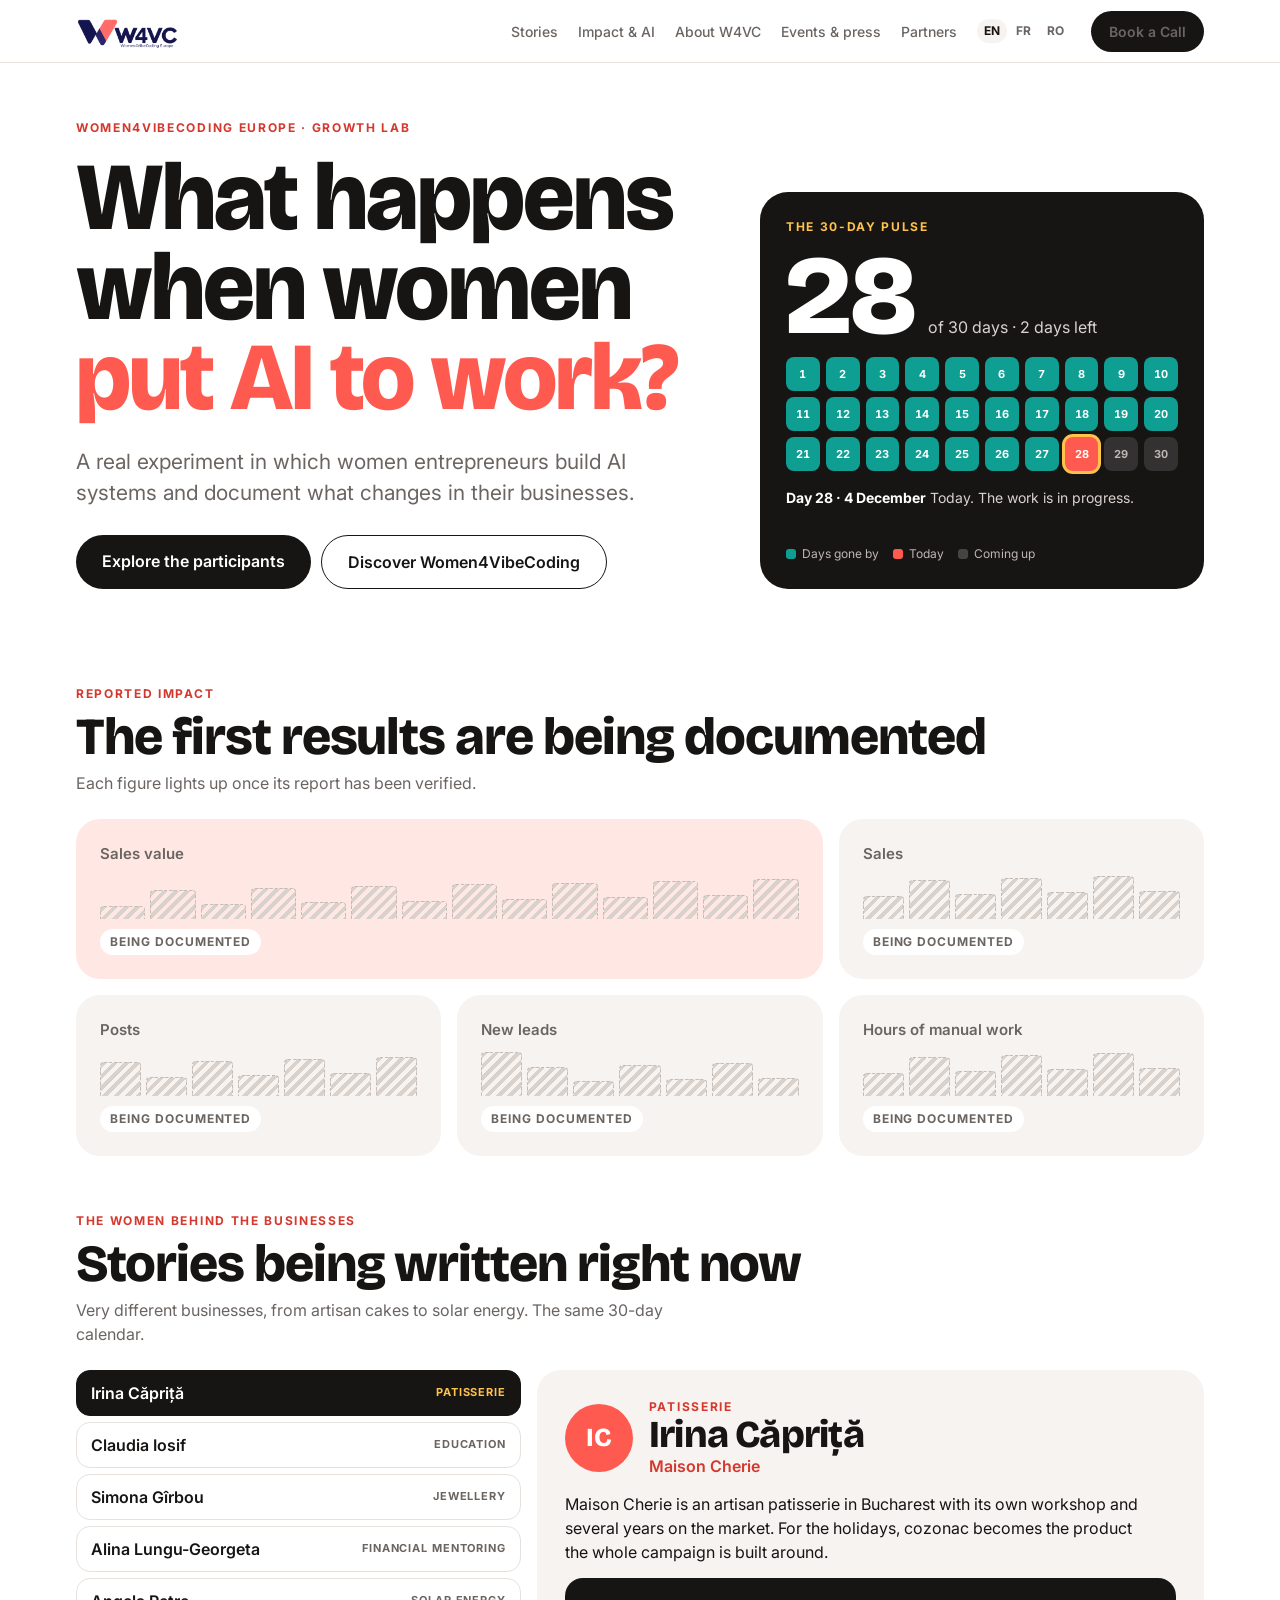
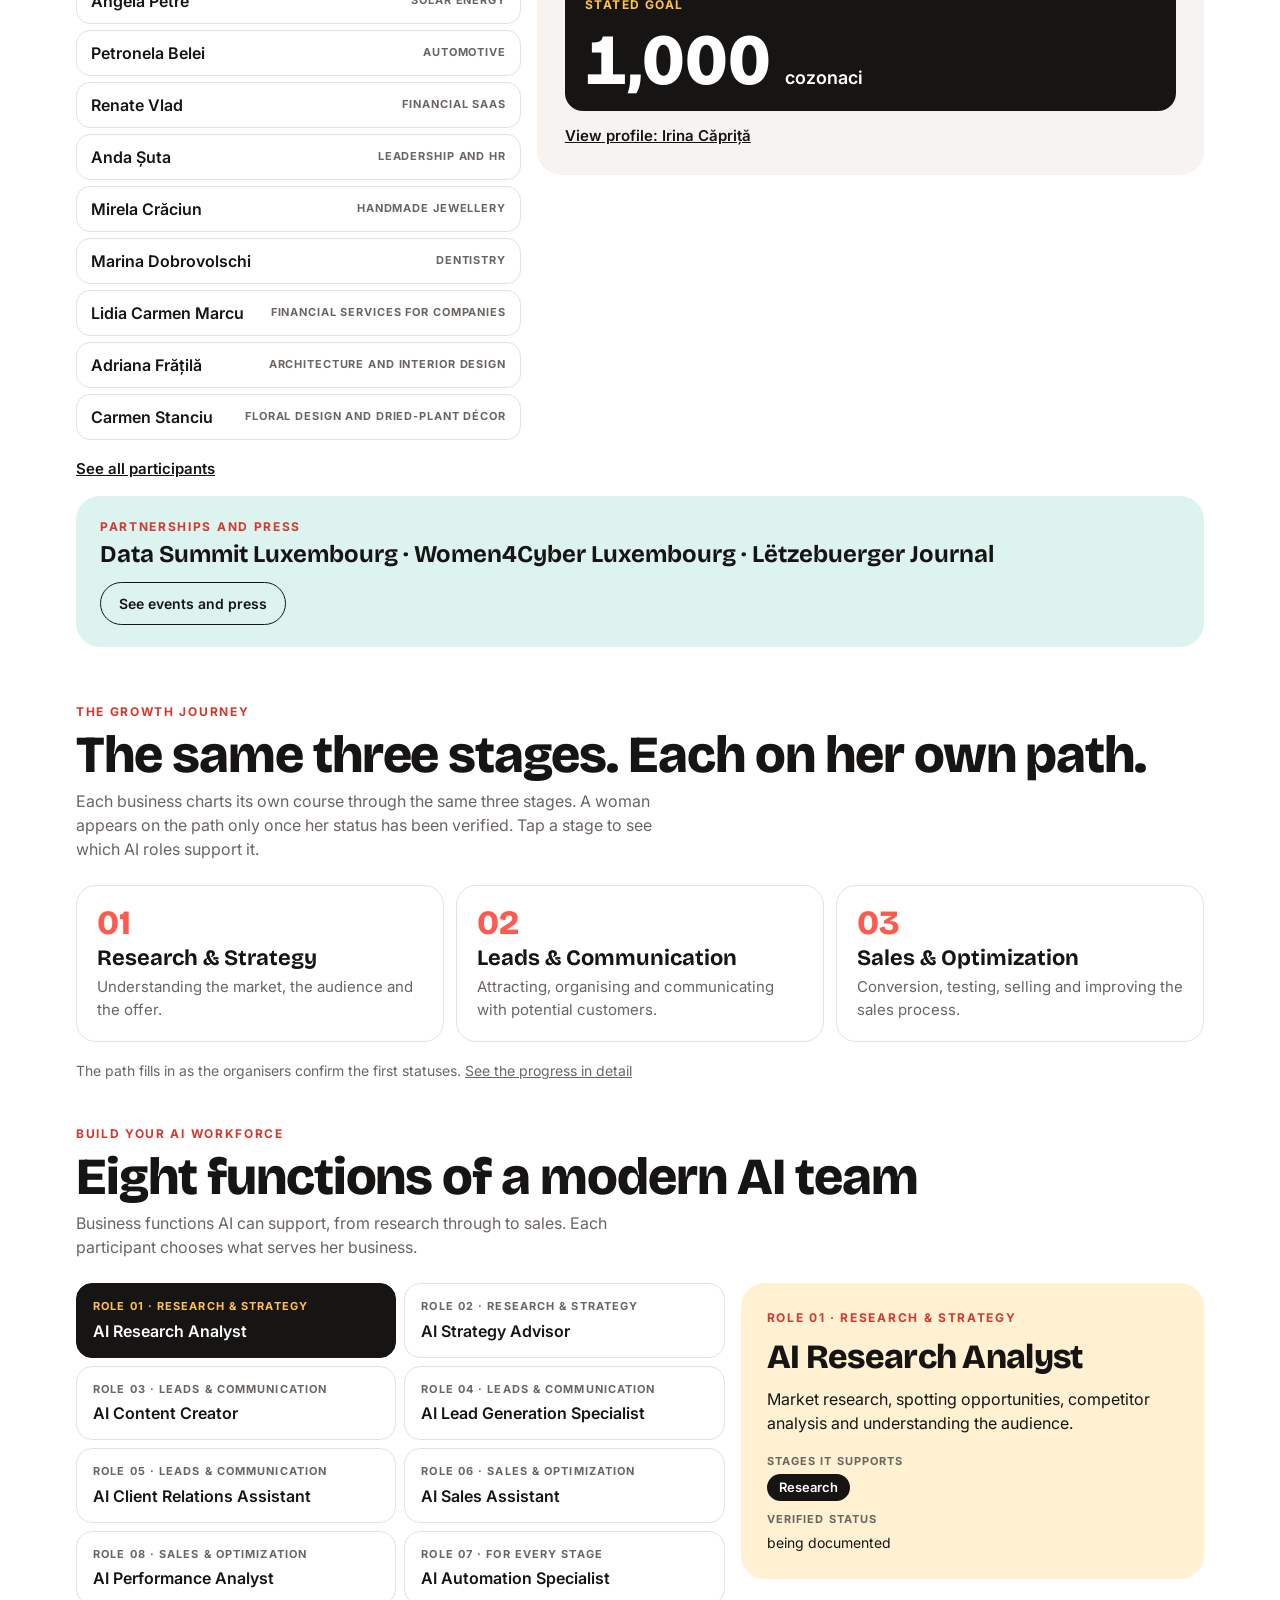
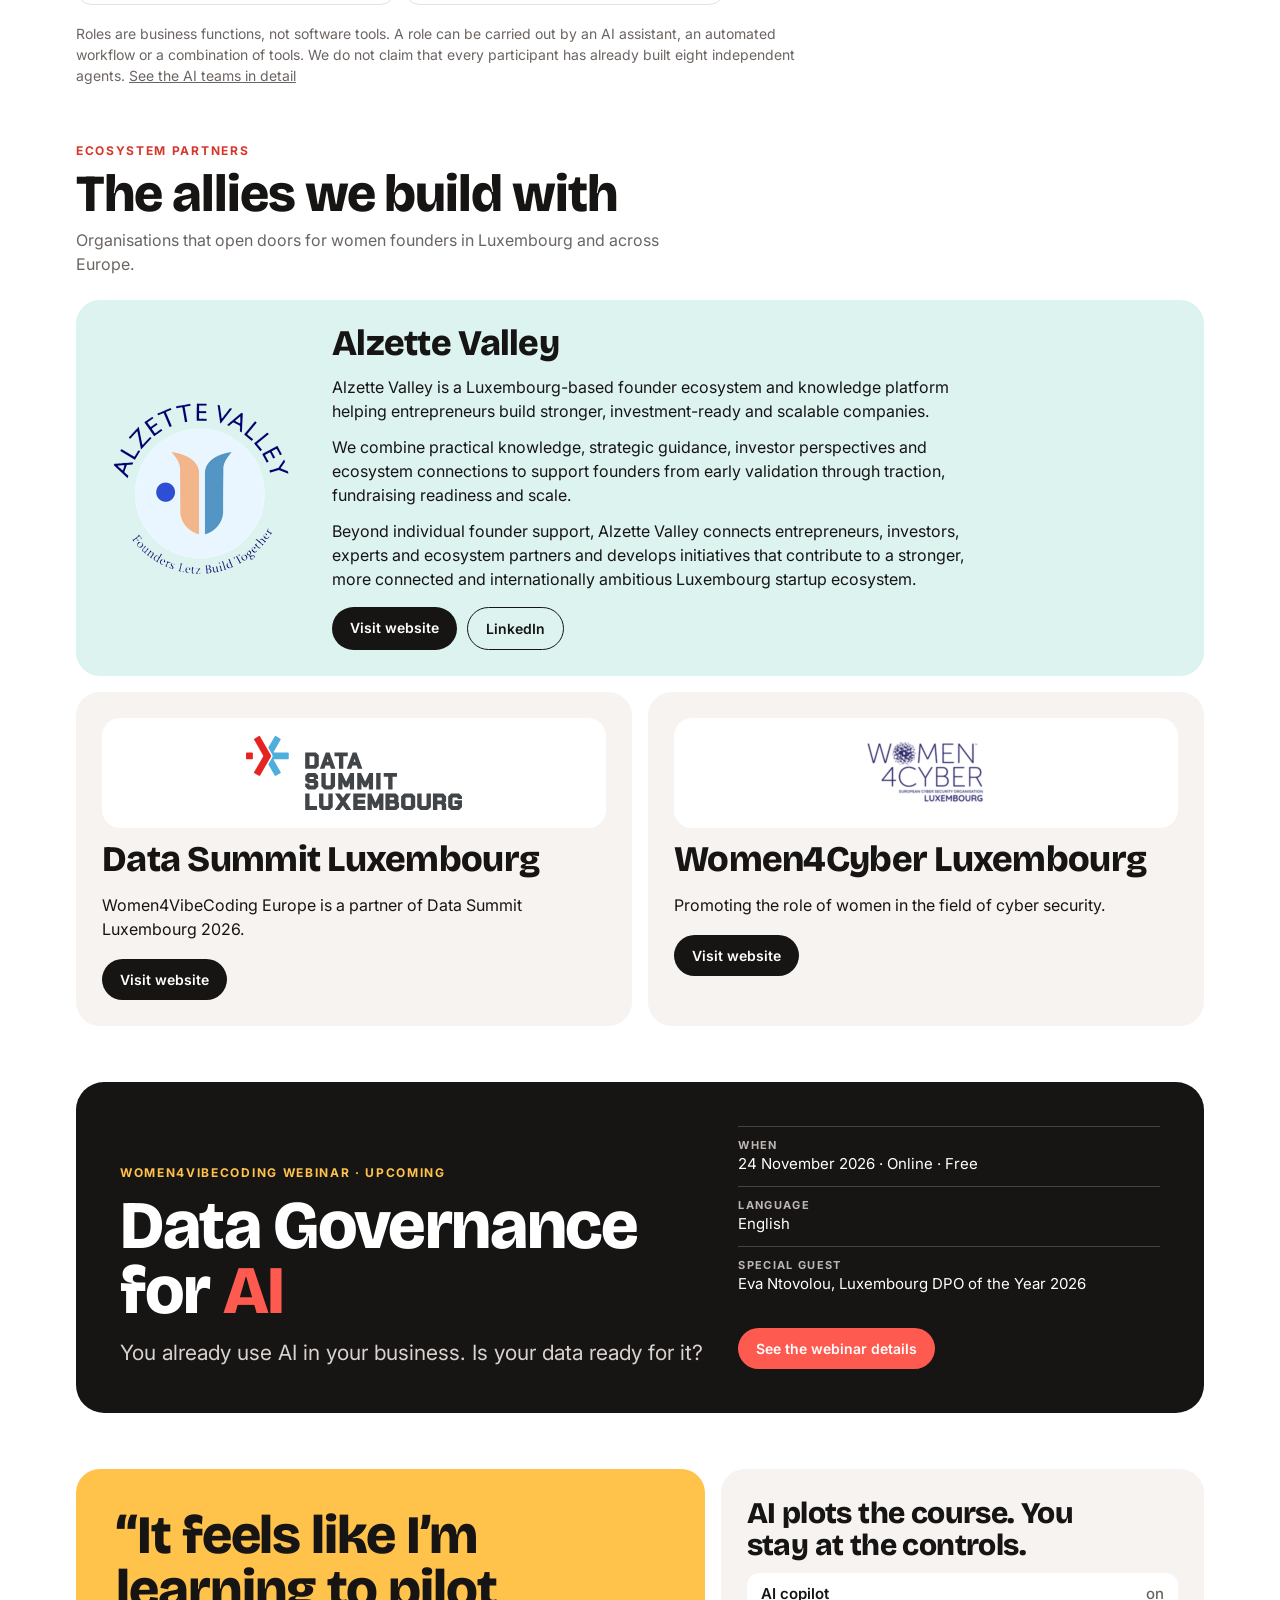
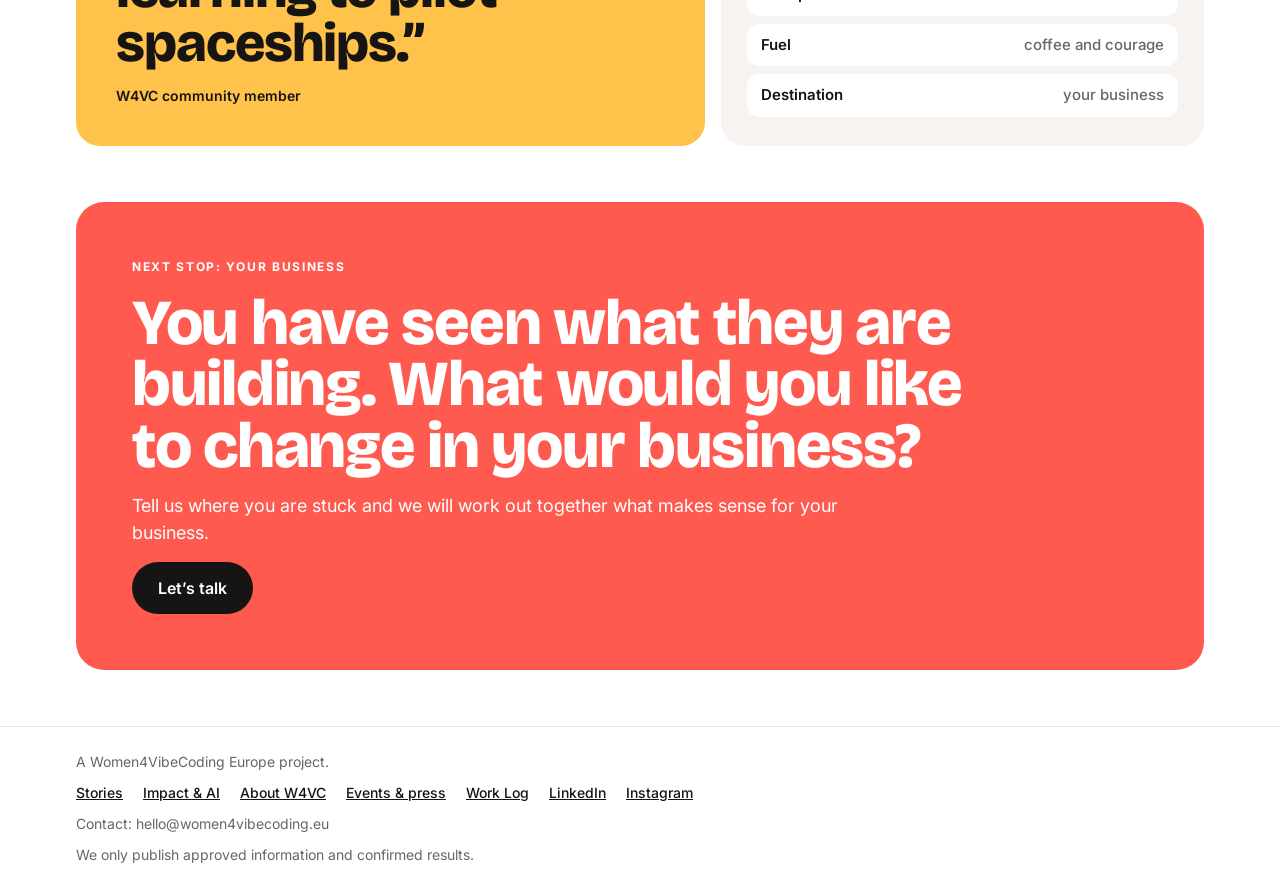
<file: index.html>
<!doctype html>
<html lang="en">
<head>
<meta charset="utf-8">
<meta name="viewport" content="width=device-width, initial-scale=1, viewport-fit=cover">
<title>Women4VibeCoding Europe · Growth Lab</title>
<meta name="description" content="Real women. Real businesses. 30 days of building with AI. A real experiment in which women entrepreneurs build AI systems and document what changes in their businesses.">
<meta property="og:type" content="website">
<meta property="og:url" content="https://women4vibecoding.eu/">
<meta property="og:title" content="Women4VibeCoding Europe · Growth Lab">
<meta property="og:description" content="What happens when women put AI to work? Real women. Real businesses. 30 days of building with AI.">
<link rel="icon" href="assets/logo.png">
<style>body{margin:0}img{max-width:100%}[hidden]{display:none!important}</style>
<link rel="stylesheet" href="https://fonts.googleapis.com/css2?family=Bricolage+Grotesque:opsz,wght@12..96,500;12..96,700;12..96,800&family=Inter:wght@400;500;600;700&display=swap">
<style>
/* Layout: same system as the partner page. White site, sticky nav, oversized type hero, bento tiles with live charts. One light look by choice: the logo is drawn for a light ground. */
:root {
  --bg: #ffffff; --paper: #f6f3f1; --ink: #171514; --muted: #6b6562; --line: #e7e1dd;
  --coral: #ff5a4f; --coral-deep: #d5382d; --coral-tint: #ffe8e4;
  --teal: #0e9f92; --teal-tint: #dcf3f0; --sun: #ffc24b; --sun-tint: #fff1d2;
  --display: "Bricolage Grotesque", "Helvetica Neue", Arial, sans-serif;
  --body: "Inter", "Helvetica Neue", Arial, sans-serif;
  color-scheme: light;
}
* { box-sizing: border-box; }
html { scroll-behavior: smooth; }
body { background: var(--bg); color: var(--ink); font-family: var(--body); font-size: 16px; line-height: 1.5; }
h1, h2, h3, p, ul, ol, blockquote { margin: 0; padding: 0; }
.wrap { max-width: 1160px; margin: 0 auto; padding-left: max(16px, env(safe-area-inset-left, 0px)); padding-right: max(16px, env(safe-area-inset-right, 0px)); }
h1, h2, h3, .num { font-family: var(--display); letter-spacing: -.02em; text-wrap: balance; }
.kicker { font-size: 12px; font-weight: 700; letter-spacing: .14em; text-transform: uppercase; color: var(--coral-deep); }
a { color: inherit; }
button { font: inherit; cursor: pointer; }
:focus-visible { outline: 3px solid var(--teal); outline-offset: 2px; }

body::before { content: ""; position: fixed; inset: 0 0 auto; height: env(safe-area-inset-top, 0px); z-index: 10; background: var(--bg); }
.nav { position: sticky; top: env(safe-area-inset-top, 0px); z-index: 9; background: rgba(255,255,255,.92); backdrop-filter: blur(10px); border-bottom: 1px solid var(--line); }
.nav .wrap { display: flex; align-items: center; justify-content: space-between; gap: 16px; padding-block: 8px; }
.nav img { height: 46px; width: auto; display: block; margin-left: -8px; }
.nav nav { display: flex; gap: 20px; font-size: 14px; font-weight: 500; align-items: center; }
.nav nav a { text-decoration: none; color: var(--muted); }
.nav nav a:hover { color: var(--ink); }
.lang { display: flex; gap: 2px; font-size: 12px; font-weight: 700; text-transform: uppercase; }
.lang a { padding: 3px 7px; border-radius: 999px; text-decoration: none; color: var(--muted); }
.lang a[aria-current] { background: var(--paper); color: var(--ink); }
.cta { background: var(--ink); color: #fff; border: 0; border-radius: 999px; padding: 10px 18px; font-weight: 600; font-size: 14px; text-decoration: none; white-space: nowrap; display: inline-block; }
.cta:hover { background: var(--coral-deep); }
.cta.alt { background: transparent; color: var(--ink); border: 1.5px solid var(--ink); }
.cta.alt:hover { background: var(--paper); }
.cta.big { padding: 14px 26px; font-size: 16px; }

.hero .wrap { padding-block: 56px 40px; display: grid; grid-template-columns: minmax(0, 1.45fr) minmax(0, 1fr); gap: 40px; align-items: end; }
.hero h1 { font-weight: 800; font-size: clamp(42px, 7.6vw, 96px); line-height: .94; margin-top: 16px; }
.hero h1 em { font-style: normal; color: var(--coral); }
.hero .sub { font-size: clamp(17px, 2vw, 21px); color: var(--muted); max-width: 30em; margin-top: 22px; }
.row { display: flex; flex-wrap: wrap; gap: 10px; margin-top: 26px; }
.pulse { background: var(--ink); color: #fff; border-radius: 28px; padding: 26px; display: grid; gap: 16px; }
.pulse .lbl { font-size: 12px; font-weight: 700; letter-spacing: .14em; text-transform: uppercase; color: var(--sun); }
.pulse .big { display: flex; align-items: baseline; gap: 12px; flex-wrap: wrap; }
.pulse .big b { font-family: var(--display); font-weight: 800; font-size: clamp(72px, 9vw, 112px); line-height: .8; color: #fff; font-variant-numeric: tabular-nums; }
.pulse .big span { font-size: 16px; color: #d9d3cf; }
.days { display: grid; grid-template-columns: repeat(10, 1fr); gap: 6px; }
.day { aspect-ratio: 1; border-radius: 8px; border: 0; background: rgba(255,255,255,.12); color: #bdb6b2; font-size: 11px; font-weight: 700; font-variant-numeric: tabular-nums; padding: 0; }
.day.past { background: var(--teal); color: #fff; }
.day.today { background: var(--coral); color: #fff; }
.day[aria-pressed="true"] { box-shadow: 0 0 0 3px var(--sun); }
.pulse p { font-size: 14px; color: #d9d3cf; min-height: 3em; }
.pulse p b { color: #fff; }
.legend { display: flex; flex-wrap: wrap; gap: 6px 14px; font-size: 12px; color: #bdb6b2; }
.legend i { display: inline-block; width: 10px; height: 10px; border-radius: 3px; margin-right: 6px; vertical-align: -1px; }

section { padding-block: 56px 0; }
.head { display: grid; gap: 8px; margin-bottom: 24px; }
.head h2 { font-weight: 800; font-size: clamp(30px, 4.6vw, 52px); line-height: 1; }
.head p { color: var(--muted); max-width: 60ch; }
.more { font-weight: 600; font-size: 15px; display: inline-block; margin-top: 18px; }

.bento { display: grid; grid-template-columns: repeat(12, minmax(0, 1fr)); gap: 16px; }
.tile { background: var(--paper); border-radius: 24px; padding: 24px; min-width: 0; display: grid; gap: 10px; align-content: start; }
.tile h3 { font-size: 15px; font-family: var(--body); font-weight: 600; letter-spacing: 0; color: var(--muted); }
.num { font-weight: 800; font-size: clamp(48px, 6vw, 80px); line-height: .9; }
.tile small { color: var(--muted); font-size: 14px; }
.impact .tile { grid-column: span 4; min-height: 150px; }
.impact .tile:nth-child(1) { grid-column: span 8; background: var(--coral-tint); }
.wait { display: flex; gap: 5px; align-items: flex-end; height: 44px; }
.wait i { flex: 1; border-radius: 4px 4px 0 0; background: repeating-linear-gradient(135deg, #d9d1cc 0 4px, transparent 4px 8px); border: 1.5px dashed #c5bcb6; border-bottom: 0; }
.pending { justify-self: start; font-size: 12px; font-weight: 700; letter-spacing: .08em; text-transform: uppercase; background: var(--bg); border-radius: 999px; padding: 4px 10px; color: var(--muted); }

.spot { display: grid; grid-template-columns: minmax(0, 1fr) minmax(0, 1.5fr); gap: 16px; align-items: start; }
.names { display: grid; gap: 6px; }
.name { border: 1.5px solid var(--line); background: var(--bg); border-radius: 14px; padding: 10px 14px; text-align: left; display: flex; justify-content: space-between; gap: 10px; align-items: center; color: var(--ink); font-weight: 600; }
.name small { font-size: 11px; font-weight: 700; letter-spacing: .08em; text-transform: uppercase; color: var(--muted); text-align: right; }
.name[aria-pressed="true"] { background: var(--ink); border-color: var(--ink); color: #fff; }
.name[aria-pressed="true"] small { color: var(--sun); }
.card { background: var(--paper); border-radius: 24px; padding: 28px; display: grid; gap: 14px; position: sticky; top: calc(env(safe-area-inset-top, 0px) + 78px); }
.who { display: flex; gap: 16px; align-items: center; }
.av { width: 68px; height: 68px; border-radius: 50%; background: var(--coral); color: #fff; display: grid; place-items: center; font-family: var(--display); font-weight: 800; font-size: 26px; flex: none; }
.card h3 { font-weight: 800; font-size: clamp(26px, 3.2vw, 38px); line-height: 1; }
.card .biz { font-weight: 600; color: var(--coral-deep); }
.card p { max-width: 58ch; }
.goal { background: var(--ink); color: #fff; border-radius: 18px; padding: 18px 20px; display: flex; align-items: baseline; gap: 14px; flex-wrap: wrap; }
.goal small { font-size: 12px; font-weight: 700; letter-spacing: .12em; text-transform: uppercase; color: var(--sun); flex-basis: 100%; }
.goal b { font-family: var(--display); font-weight: 800; font-size: clamp(44px, 6vw, 72px); line-height: .9; font-variant-numeric: tabular-nums; }
.goal span { font-size: 18px; font-weight: 600; }

.press { margin-top: 16px; background: var(--teal-tint); border-radius: 24px; padding: 22px 24px; display: flex; flex-wrap: wrap; gap: 10px 24px; align-items: center; justify-content: space-between; }
.press b { font-family: var(--display); font-weight: 700; font-size: clamp(18px, 2.2vw, 24px); }

.stages { display: grid; grid-template-columns: repeat(3, minmax(0, 1fr)); gap: 12px; }
.stage { border: 1.5px solid var(--line); background: var(--bg); border-radius: 20px; padding: 20px; text-align: left; color: var(--ink); display: grid; gap: 6px; align-content: start; }
.stage i { font-style: normal; font-family: var(--display); font-weight: 800; font-size: 34px; color: var(--coral); line-height: 1; }
.stage b { font-family: var(--display); font-weight: 700; font-size: 22px; line-height: 1.1; }
.stage span { color: var(--muted); font-size: 15px; }
.stage[aria-pressed="true"] { background: var(--coral); border-color: var(--coral); color: #fff; }
.stage[aria-pressed="true"] i, .stage[aria-pressed="true"] span { color: #fff; }
.work { margin-top: 16px; display: grid; grid-template-columns: minmax(0, 1.4fr) minmax(0, 1fr); gap: 16px; align-items: start; }
.roles { display: grid; grid-template-columns: repeat(2, minmax(0, 1fr)); gap: 8px; }
.role { border: 1.5px solid var(--line); background: var(--bg); border-radius: 16px; padding: 14px 16px; text-align: left; color: var(--ink); display: grid; gap: 4px; transition: opacity .2s; }
.role small { font-size: 11px; font-weight: 700; letter-spacing: .1em; text-transform: uppercase; color: var(--muted); }
.role b { font-weight: 600; }
.role.dim { opacity: .32; }
.role[aria-pressed="true"] { background: var(--ink); border-color: var(--ink); color: #fff; }
.role[aria-pressed="true"] small { color: var(--sun); }
.rcard { background: var(--sun-tint); border-radius: 24px; padding: 26px; display: grid; gap: 12px; }
.rcard h3 { font-weight: 800; font-size: clamp(24px, 3vw, 34px); line-height: 1.05; }
.tags { display: flex; flex-wrap: wrap; gap: 6px; }
.tag { background: var(--ink); color: #fff; border-radius: 999px; padding: 4px 12px; font-size: 13px; font-weight: 600; }
.rcard dl { margin: 0; display: grid; gap: 4px; font-size: 14px; }
.rcard dt { font-size: 11px; font-weight: 700; letter-spacing: .1em; text-transform: uppercase; color: var(--muted); margin-top: 6px; }
.rcard dd { margin: 0; }
.fine { color: var(--muted); font-size: 14px; max-width: 80ch; margin-top: 18px; }

.allies { display: grid; grid-template-columns: repeat(2, minmax(0, 1fr)); gap: 16px; }
.ally { background: var(--paper); border-radius: 24px; padding: 26px; display: grid; gap: 14px; align-content: start; }
.ally.lead { grid-column: 1 / -1; grid-template-columns: 200px minmax(0, 1fr); gap: 30px; align-items: center; background: var(--teal-tint); }
.mark { background: #fff; border-radius: 18px; height: 110px; display: grid; place-items: center; padding: 18px; }
.mark img { max-height: 74px; max-width: 100%; width: auto; display: block; }
.ally.lead .mark { height: 200px; border-radius: 50%; padding: 10px; background: transparent; }
.ally.lead .mark img { max-height: 180px; }
.ally h3 { font-weight: 800; font-size: clamp(24px, 3vw, 36px); line-height: 1.02; }
.ally p { max-width: 64ch; }
.ally .row { margin-top: 4px; }
@media (max-width: 900px) { .allies, .ally.lead { grid-template-columns: 1fr; } .ally.lead .mark { justify-self: start; width: 160px; height: 160px; } .ally.lead .mark img { max-height: 150px; } }
.event { background: var(--ink); color: #fff; border-radius: 28px; padding: clamp(24px, 4vw, 44px); display: grid; grid-template-columns: minmax(0, 1.4fr) minmax(0, 1fr); gap: 28px; align-items: end; }
.event .kicker { color: var(--sun); }
.event h2 { font-weight: 800; font-size: clamp(34px, 5.4vw, 68px); line-height: .95; margin-top: 12px; }
.event h2 em { font-style: normal; color: var(--coral); }
.event .q { font-size: clamp(17px, 2vw, 21px); color: #d9d3cf; margin-top: 14px; max-width: 28em; }
.event ul { list-style: none; display: grid; gap: 10px; font-size: 15px; }
.event li { border-top: 1px solid rgba(255,255,255,.2); padding-top: 10px; }
.event li b { display: block; font-size: 11px; letter-spacing: .12em; text-transform: uppercase; color: #bdb6b2; }
.event .cta { background: var(--coral); margin-top: 6px; }

.cockpit { display: grid; grid-template-columns: minmax(0, 1.3fr) minmax(0, 1fr); gap: 16px; }
.quote { background: var(--sun); border-radius: 24px; padding: clamp(24px, 4vw, 40px); display: grid; gap: 14px; align-content: center; }
.quote blockquote { font-family: var(--display); font-weight: 800; font-size: clamp(28px, 4.4vw, 54px); line-height: 1; letter-spacing: -.02em; }
.quote cite { font-style: normal; font-size: 14px; font-weight: 600; }
.dials { background: var(--paper); border-radius: 24px; padding: 26px; display: grid; gap: 12px; align-content: center; }
.dials h3 { font-weight: 800; font-size: clamp(22px, 2.6vw, 30px); line-height: 1.05; }
.dials ul { list-style: none; display: grid; gap: 8px; }
.dials li { display: flex; justify-content: space-between; gap: 12px; background: var(--bg); border-radius: 12px; padding: 10px 14px; font-weight: 600; font-size: 15px; }
.dials li span { color: var(--muted); font-weight: 500; }

.final { text-align: left; background: var(--coral); color: #fff; border-radius: 28px; padding: clamp(28px, 5vw, 56px); display: grid; gap: 16px; }
.final .kicker { color: #fff; }
.final h2 { font-weight: 800; font-size: clamp(32px, 5.2vw, 64px); line-height: .96; }
.final p { font-size: 18px; max-width: 40em; }
.final .cta { justify-self: start; }
footer { margin-top: 56px; border-top: 1px solid var(--line); }
footer .wrap { padding-block: 24px; display: grid; gap: 10px; font-size: 14px; color: var(--muted); }
footer nav { display: flex; flex-wrap: wrap; gap: 6px 20px; }
footer nav a { color: var(--ink); font-weight: 500; }

@media (max-width: 900px) {
  .nav nav > a { display: none; }
  .hero .wrap, .spot, .work, .event, .cockpit { grid-template-columns: 1fr; }
  .impact .tile, .impact .tile:nth-child(n) { grid-column: span 12; }
  .stages { grid-template-columns: 1fr; }
  .card { position: static; }
  .names { grid-auto-flow: column; grid-auto-columns: max-content; overflow-x: auto; padding-bottom: 6px; }
  .name small { display: none; }
}
@media (max-width: 520px) { .roles { grid-template-columns: 1fr; } }
@media (prefers-reduced-motion: reduce) { * { transition: none !important; scroll-behavior: auto !important; } }
</style>
</head>
<body>

<div class="nav">
  <div class="wrap">
    <a href="/"><img src="[data-uri]" alt="W4VC, Women4VibeCoding Europe"></a>
    <nav aria-label="Main">
      <a href="https://w4vc-growth-lab.onrender.com/en/stories">Stories</a><a href="https://w4vc-growth-lab.onrender.com/en/impact">Impact &amp; AI</a><a href="https://w4vc-growth-lab.onrender.com/en/about">About W4VC</a><a href="https://w4vc-growth-lab.onrender.com/en/events">Events &amp; press</a><a href="#partners">Partners</a>
      <span class="lang"><a href="https://w4vc-growth-lab.onrender.com/en" aria-current="page">en</a><a href="https://w4vc-growth-lab.onrender.com/fr">fr</a><a href="https://w4vc-growth-lab.onrender.com/ro">ro</a></span>
      <a class="cta" href="https://api.leadconnectorhq.com/widget/bookings/call-ai-in-business" target="_blank" rel="noopener">Book a Call</a>
    </nav>
  </div>
</div>

<main id="content">
<header class="hero">
  <div class="wrap">
    <div>
      <div class="kicker">Women4VibeCoding Europe · Growth Lab</div>
      <h1>What happens when women <em>put AI to work?</em></h1>
      <p class="sub">A real experiment in which women entrepreneurs build AI systems and document what changes in their businesses.</p>
      <div class="row"><a class="cta big" href="#participants">Explore the participants</a><a class="cta big alt" href="https://w4vc-growth-lab.onrender.com/en/about">Discover Women4VibeCoding</a></div>
    </div>
    <div class="pulse">
      <div class="lbl">The 30-day pulse</div>
      <div class="big"><b id="p-day">6</b><span>of 30 days · <span id="p-left">24 days left</span></span></div>
      <div class="days" id="days" role="group" aria-label="The 30 days. Use the arrow keys to choose a day."></div>
      <p id="p-read" aria-live="polite"></p>
      <div class="legend"><span><i style="background:#0e9f92"></i>Days gone by</span><span><i style="background:#ff5a4f"></i>Today</span><span><i style="background:rgba(255,255,255,.2)"></i>Coming up</span></div>
    </div>
  </div>
</header>

<section>
  <div class="wrap">
    <div class="head"><div class="kicker">Reported impact</div><h2>The first results are being documented</h2><p>Each figure lights up once its report has been verified.</p></div>
    <div class="bento impact" id="impact"></div>
  </div>
</section>

<section id="participants">
  <div class="wrap">
    <div class="head"><div class="kicker">The women behind the businesses</div><h2>Stories being written right now</h2><p>Very different businesses, from artisan cakes to solar energy. The same 30-day calendar.</p></div>
    <div class="spot">
      <div class="names" id="names" role="group" aria-label="Participants"></div>
      <article class="card" aria-live="polite">
        <div class="who"><div class="av" id="c-av"></div><div><div class="kicker" id="c-cat"></div><h3 id="c-name"></h3><div class="biz" id="c-biz"></div></div></div>
        <p id="c-text"></p>
        <div class="goal"><small>Stated goal</small><b id="c-n"></b><span id="c-unit"></span></div>
        <a class="more" id="c-link" style="margin-top:0" target="_blank" rel="noopener">View profile</a>
      </article>
    </div>
    <a class="more" href="https://w4vc-growth-lab.onrender.com/en/stories" target="_blank" rel="noopener">See all participants</a>
    <div class="press">
      <div><div class="kicker">Partnerships and press</div><b>Data Summit Luxembourg · Women4Cyber Luxembourg · Lëtzebuerger Journal</b></div>
      <a class="cta alt" href="https://w4vc-growth-lab.onrender.com/en/events#collaborations" target="_blank" rel="noopener">See events and press</a>
    </div>
  </div>
</section>

<section id="journey">
  <div class="wrap">
    <div class="head"><div class="kicker">The growth journey</div><h2>The same three stages. Each on her own path.</h2><p>Each business charts its own course through the same three stages. A woman appears on the path only once her status has been verified. Tap a stage to see which AI roles support it.</p></div>
    <div class="stages" id="stages"></div>
    <p class="fine">The path fills in as the organisers confirm the first statuses. <a href="https://w4vc-growth-lab.onrender.com/en/impact" target="_blank" rel="noopener">See the progress in detail</a></p>

    <div class="head" style="margin-top:44px"><div class="kicker">Build your AI workforce</div><h2>Eight functions of a modern AI team</h2><p>Business functions AI can support, from research through to sales. Each participant chooses what serves her business.</p></div>
    <div class="work">
      <div class="roles" id="roles" role="group" aria-label="AI roles"></div>
      <div class="rcard" aria-live="polite">
        <div class="kicker" id="r-no"></div><h3 id="r-name"></h3><p id="r-text"></p>
        <dl><dt>Stages it supports</dt><dd class="tags" id="r-st"></dd><dt>Verified status</dt><dd>being documented</dd></dl>
      </div>
    </div>
    <p class="fine">Roles are business functions, not software tools. A role can be carried out by an AI assistant, an automated workflow or a combination of tools. We do not claim that every participant has already built eight independent agents. <a href="https://w4vc-growth-lab.onrender.com/en/impact#workforce" target="_blank" rel="noopener">See the AI teams in detail</a></p>
  </div>
</section>

<section id="partners">
  <div class="wrap">
    <div class="head"><div class="kicker">Ecosystem partners</div><h2>The allies we build with</h2><p>Organisations that open doors for women founders in Luxembourg and across Europe.</p></div>
    <div class="allies">
      <article class="ally lead">
        <div class="mark"><img src="[data-uri]" alt="Alzette Valley logo"></div>
        <div style="display:grid;gap:12px">
          <h3>Alzette Valley</h3>
          <p>Alzette Valley is a Luxembourg-based founder ecosystem and knowledge platform helping entrepreneurs build stronger, investment-ready and scalable companies.</p>
          <p>We combine practical knowledge, strategic guidance, investor perspectives and ecosystem connections to support founders from early validation through traction, fundraising readiness and scale.</p>
          <p>Beyond individual founder support, Alzette Valley connects entrepreneurs, investors, experts and ecosystem partners and develops initiatives that contribute to a stronger, more connected and internationally ambitious Luxembourg startup ecosystem.</p>
          <div class="row"><a class="cta" href="https://www.alzettevalley.lu/" target="_blank" rel="noopener">Visit website</a><a class="cta alt" href="https://www.linkedin.com/company/alzettevalley" target="_blank" rel="noopener">LinkedIn</a></div>
        </div>
      </article>
      <article class="ally">
        <div class="mark"><img src="[data-uri]" alt="Data Summit Luxembourg logo"></div>
        <h3>Data Summit Luxembourg</h3>
        <p>Women4VibeCoding Europe is a partner of Data Summit Luxembourg 2026.</p>
        <div class="row"><a class="cta" href="https://datasummit.lu/" target="_blank" rel="noopener">Visit website</a></div>
      </article>
      <article class="ally">
        <div class="mark"><img src="[data-uri]" alt="Women4Cyber Luxembourg logo"></div>
        <h3>Women4Cyber Luxembourg</h3>
        <p>Promoting the role of women in the field of cyber security.</p>
        <div class="row"><a class="cta" href="https://www.womencyberforce.lu/" target="_blank" rel="noopener">Visit website</a></div>
      </article>
    </div>
  </div>
</section>

<section id="webinar">
  <div class="wrap">
    <div class="event">
      <div>
        <div class="kicker">Women4VibeCoding webinar · Upcoming</div>
        <h2>Data Governance for <em>AI</em></h2>
        <p class="q">You already use AI in your business. Is your data ready for it?</p>
      </div>
      <div>
        <ul>
          <li><b>When</b>24 November 2026 · Online · Free</li>
          <li><b>Language</b>English</li>
          <li><b>Special guest</b>Eva Ntovolou, Luxembourg DPO of the Year 2026</li>
        </ul>
        <div class="row"><a class="cta" href="https://w4vc-growth-lab.onrender.com/en/events#webinar" target="_blank" rel="noopener">See the webinar details</a></div>
      </div>
    </div>
  </div>
</section>

<section>
  <div class="wrap">
    <div class="cockpit">
      <div class="quote"><blockquote>“It feels like I’m learning to pilot spaceships.”</blockquote><cite>W4VC community member</cite></div>
      <div class="dials">
        <h3>AI plots the course. You stay at the controls.</h3>
        <ul><li>AI copilot <span>on</span></li><li>Fuel <span>coffee and courage</span></li><li>Destination <span>your business</span></li></ul>
      </div>
    </div>
  </div>
</section>

<section>
  <div class="wrap">
    <div class="final">
      <div class="kicker">Next stop: your business</div>
      <h2>You have seen what they are building. What would you like to change in your business?</h2>
      <p>Tell us where you are stuck and we will work out together what makes sense for your business.</p>
      <a class="cta big" href="https://api.leadconnectorhq.com/widget/bookings/call-ai-in-business" target="_blank" rel="noopener">Let’s talk</a>
    </div>
  </div>
</section>
</main>

<footer>
  <div class="wrap">
    <span>A Women4VibeCoding Europe project.</span>
    <nav aria-label="Footer"><a href="https://w4vc-growth-lab.onrender.com/en/stories">Stories</a><a href="https://w4vc-growth-lab.onrender.com/en/impact">Impact &amp; AI</a><a href="https://w4vc-growth-lab.onrender.com/en/about">About W4VC</a><a href="https://w4vc-growth-lab.onrender.com/en/events">Events &amp; press</a><a href="https://w4vc-growth-lab.onrender.com/en/tracker">Work Log</a><a href="https://www.linkedin.com/company/women-4-vibecoding-europe" target="_blank" rel="noopener">LinkedIn</a><a href="https://www.instagram.com/women4vibecoding.ro.ai/" target="_blank" rel="noopener">Instagram</a></nav>
    <span>Contact: hello@women4vibecoding.eu</span>
    <span>We only publish approved information and confirmed results.</span>
  </div>
</footer>

<script>
(function () {
  var BASE = "https://w4vc-growth-lab.onrender.com";
  var START = "2026-11-07"; /* day 1 of the 30 days (UTC) */
  var $ = function (id) { return document.getElementById(id); };
  function el(tag, cls, text) { var e = document.createElement(tag); if (cls) e.className = cls; if (text != null) e.textContent = text; return e; }

  /* 30-day pulse */
  var today = Math.floor((Date.now() - Date.parse(START + "T00:00:00Z")) / 864e5) + 1;
  var shown = Math.min(30, Math.max(0, today)), pick = Math.min(30, Math.max(1, today));
  $("p-day").textContent = shown;
  $("p-left").textContent = today > 30 ? "completed" : (30 - shown) + " days left";
  for (var d = 1; d <= 30; d++) {
    var b = el("button", "day" + (d < today ? " past" : d === today ? " today" : ""), d);
    b.type = "button"; b.dataset.d = d; b.setAttribute("aria-label", "Day " + d); $("days").appendChild(b);
  }
  function choose(n, focus) {
    pick = Math.min(30, Math.max(1, n));
    [].forEach.call($("days").children, function (b) { var on = +b.dataset.d === pick; b.setAttribute("aria-pressed", on ? "true" : "false"); if (on && focus) b.focus(); });
    var date = new Date(Date.parse(START + "T00:00:00Z") + (pick - 1) * 864e5).toLocaleDateString("en-GB", { day: "numeric", month: "long", timeZone: "UTC" });
    var state = pick < today ? "A day gone by. Reports are shown once they are approved." : pick === today ? "Today. The work is in progress." : "Coming up.";
    $("p-read").innerHTML = ""; $("p-read").appendChild(el("b", null, "Day " + pick + " · " + date)); $("p-read").appendChild(document.createTextNode(" " + state));
  }
  $("days").addEventListener("click", function (e) { var b = e.target.closest(".day"); if (b) choose(+b.dataset.d); });
  $("days").addEventListener("keydown", function (e) {
    var step = { ArrowRight: 1, ArrowLeft: -1, ArrowDown: 10, ArrowUp: -10 }[e.key];
    if (step) { e.preventDefault(); choose(pick + step, true); }
  });
  choose(pick);

  /* reported impact: nothing verified yet */
  ["Sales value", "Sales", "Posts", "New leads", "Hours of manual work"].forEach(function (t, k) {
    var tile = el("div", "tile"); tile.appendChild(el("h3", null, t));
    var w = el("div", "wait"); for (var i = 0; i < (k === 0 ? 14 : 7); i++) { var bar = el("i"); bar.style.height = (30 + ((i * 37 + k * 23) % 70)) + "%"; w.appendChild(bar); }
    tile.appendChild(w); tile.appendChild(el("span", "pending", "Being documented")); $("impact").appendChild(tile);
  });

  /* participants */
  var W = [
    ["Irina Căpriță", "Patisserie", "Maison Cherie", "Maison Cherie is an artisan patisserie in Bucharest with its own workshop and several years on the market. For the holidays, cozonac becomes the product the whole campaign is built around.", "1,000", "cozonaci", "irina-caprita"],
    ["Claudia Iosif", "Education", "Excelența în BAC la Geografie", "Claudia Iosif is a teacher experienced in geography and environmental education. She prepares students for the Baccalaureate through structured learning, clear explanations and applied exercises, with an emphasis on leadership thinking, managing exam stress and logical thinking.", "25", "enrolments", "claudia-iosif"],
    ["Simona Gîrbou", "Jewellery", "Bizar Concept", "Bizar Concept is the Bucharest jewellery workshop of Simona Gîrbou, jeweller, gemologist and designer. It creates one-of-a-kind, personalised, handmade pieces.", "30", "pairs of cufflinks", "simona-girbou"],
    ["Alina Lungu-Georgeta", "Financial mentoring", "Firma în control", "The accountant knows the law but is not an entrepreneur. The entrepreneur knows the business but doesn't speak the language of numbers. “Firma în control” teaches entrepreneurs to read their company, make decisions based on data and talk to their accountant as equals. The programme was created by Alina Lungu-Georgeta, a certified tax consultant with over 25 years of experience.", "10", "participants", "alina-lungu-georgeta"],
    ["Angela Petre", "Solar energy", "East Solar Electric", "East Solar Electric delivers turnkey residential and commercial photovoltaic systems, battery storage, electric vehicle charging stations and funding applications. The company is led by Angela Petre.", "100", "sales", "angela-petre"],
    ["Petronela Belei", "Automotive", "Select Auto Vest", "Select Auto Vest imports used cars from Germany and resells them in Romania. The business is based in Moșnița Nouă, near Timișoara, and Petronela Belei is a partner in the company.", "1", "car sold", "petronela-belei"],
    ["Renate Vlad", "Financial SaaS", "Valor Fin", "“Your company's CFO on call.” Valor Fin is an online financial intelligence platform: starting from the monthly trial balance provided by the accountant, it shows financial statements, indicators in plain language, loans and what the bank requires. Renate Vlad is a co-founder.", "15", "subscriptions", "renate-vlad"],
    ["Anda Șuta", "Leadership and HR", "EMOtoolkit", "EMOtoolkit is a programme for working with managers: a toolkit that helps managers, team leaders and HR specialists work with people and their emotions through uncertainty.", "50", "workshop packages", "anda-suta"],
    ["Mirela Crăciun", "Handmade jewellery", "Atelier MiriArt", "Atelier MiriArt is a Romanian workshop devoted to handmade, personalised jewellery in gold, silver and semi-precious stones. Its founder, Mirela Crăciun, also offers engraving, repair and restoration.", "15", "Luna Premium bracelets", "mirela-craciun"],
    ["Marina Dobrovolschi", "Dentistry", "DENTALMED Brașov", "DENTALMED Brașov is a dental clinic. Marina Dobrovolschi is bringing remote consultations to patients in the Romanian diaspora: a diagnosis and treatment plan before the journey to Brașov.", "500", "online consultations", "marina-dobrovolschi"],
    ["Lidia Carmen Marcu", "Financial services for companies", "Personal Banker pentru antreprenori", "Lidia Carmen Marcu is an entrepreneur, Personal Banker and financial education trainer. She helps business owners build a bank-eligible profile and a financing strategy.", "5", "business accounts opened", "lidia-carmen-marcu"],
    ["Adriana Frățilă", "Architecture and interior design", "InGenius Design", "InGenius Design is the firm of architect Adriana Frățilă, with over 30 years of design experience, a full team and collaborators. It serves companies that want one firm to handle the project and every procedure through to permitting.", "3", "projects with firm contracts", "adriana-fratila"],
    ["Carmen Stanciu", "Floral design and dried-plant décor", "Floracino", "Floracino is a flower shop with a specialty coffee bar in Râmnicu Sărat. In the challenge, Carmen Stanciu enters Floracino’s online line of dried-plant pieces, composed by hand in the studio and delivered across Romania.", "30", "wreaths", "carmen-stanciu"]
  ];
  var TINT = ["#ff5a4f", "#0e9f92", "#171514", "#d5382d"];
  function person(i) {
    var w = W[i];
    [].forEach.call($("names").children, function (b, k) { b.setAttribute("aria-pressed", k === i ? "true" : "false"); });
    $("c-av").textContent = w[0].split(/[\s-]+/).map(function (s) { return s[0]; }).slice(0, 2).join("");
    $("c-av").style.background = TINT[i % TINT.length];
    $("c-cat").textContent = w[1]; $("c-name").textContent = w[0]; $("c-biz").textContent = w[2]; $("c-text").textContent = w[3];
    $("c-n").textContent = w[4]; $("c-unit").textContent = w[5];
    $("c-link").href = BASE + "/en/participants/" + w[6]; $("c-link").textContent = "View profile: " + w[0];
  }
  W.forEach(function (w, i) {
    var b = el("button", "name"); b.type = "button"; b.appendChild(el("span", null, w[0])); b.appendChild(el("small", null, w[1]));
    b.addEventListener("click", function () { person(i); }); $("names").appendChild(b);
  });
  person(0);

  /* stages and roles */
  var S = [["Research", "Research & Strategy", "Understanding the market, the audience and the offer."],
           ["Leads", "Leads & Communication", "Attracting, organising and communicating with potential customers."],
           ["Sales", "Sales & Optimization", "Conversion, testing, selling and improving the sales process."]];
  var R = [
    ["01", "AI Research Analyst", "Research & Strategy", "Market research, spotting opportunities, competitor analysis and understanding the audience.", ["Research"]],
    ["02", "AI Strategy Advisor", "Research & Strategy", "Structuring offers, positioning, commercial strategy and planning.", ["Research", "Sales"]],
    ["03", "AI Content Creator", "Leads & Communication", "Preparing communication materials, posts, emails and marketing content.", ["Leads"]],
    ["04", "AI Lead Generation Specialist", "Leads & Communication", "Supporting how potential customers are identified, attracted and organised.", ["Leads"]],
    ["05", "AI Client Relations Assistant", "Leads & Communication", "Preparing communications, organising requests, qualifying interest and following up.", ["Leads", "Sales"]],
    ["06", "AI Sales Assistant", "Sales & Optimization", "Supporting quotes, bookings, orders and conversions, while respecting human approvals.", ["Sales"]],
    ["08", "AI Performance Analyst", "Sales & Optimization", "Centralising indicators, reporting results and finding opportunities to optimise.", ["Sales", "Leads"]],
    ["07", "AI Automation Specialist", "For every stage", "Connecting tools and reducing repetitive work.", ["Research", "Leads", "Sales"]]
  ];
  var stage = null, role = 0;
  function paint() {
    [].forEach.call($("stages").children, function (b, k) { b.setAttribute("aria-pressed", stage === k ? "true" : "false"); });
    [].forEach.call($("roles").children, function (b, k) {
      b.setAttribute("aria-pressed", k === role ? "true" : "false");
      b.classList.toggle("dim", stage !== null && R[k][4].indexOf(S[stage][0]) < 0);
    });
    var r = R[role];
    $("r-no").textContent = "Role " + r[0] + " · " + r[2]; $("r-name").textContent = r[1]; $("r-text").textContent = r[3];
    $("r-st").textContent = ""; r[4].forEach(function (s) { $("r-st").appendChild(el("span", "tag", s)); });
  }
  S.forEach(function (s, k) {
    var b = el("button", "stage"); b.type = "button"; b.appendChild(el("i", null, "0" + (k + 1))); b.appendChild(el("b", null, s[1])); b.appendChild(el("span", null, s[2]));
    b.addEventListener("click", function () {
      stage = stage === k ? null : k;
      if (stage !== null && R[role][4].indexOf(S[stage][0]) < 0) for (var i = 0; i < R.length; i++) if (R[i][4].indexOf(S[stage][0]) >= 0) { role = i; break; }
      paint();
    });
    $("stages").appendChild(b);
  });
  R.forEach(function (r, k) {
    var b = el("button", "role"); b.type = "button"; b.appendChild(el("small", null, "Role " + r[0] + " · " + r[2])); b.appendChild(el("b", null, r[1]));
    b.addEventListener("click", function () { role = k; paint(); }); $("roles").appendChild(b);
  });
  paint();
})();
</script>

</body>
</html>
</file>
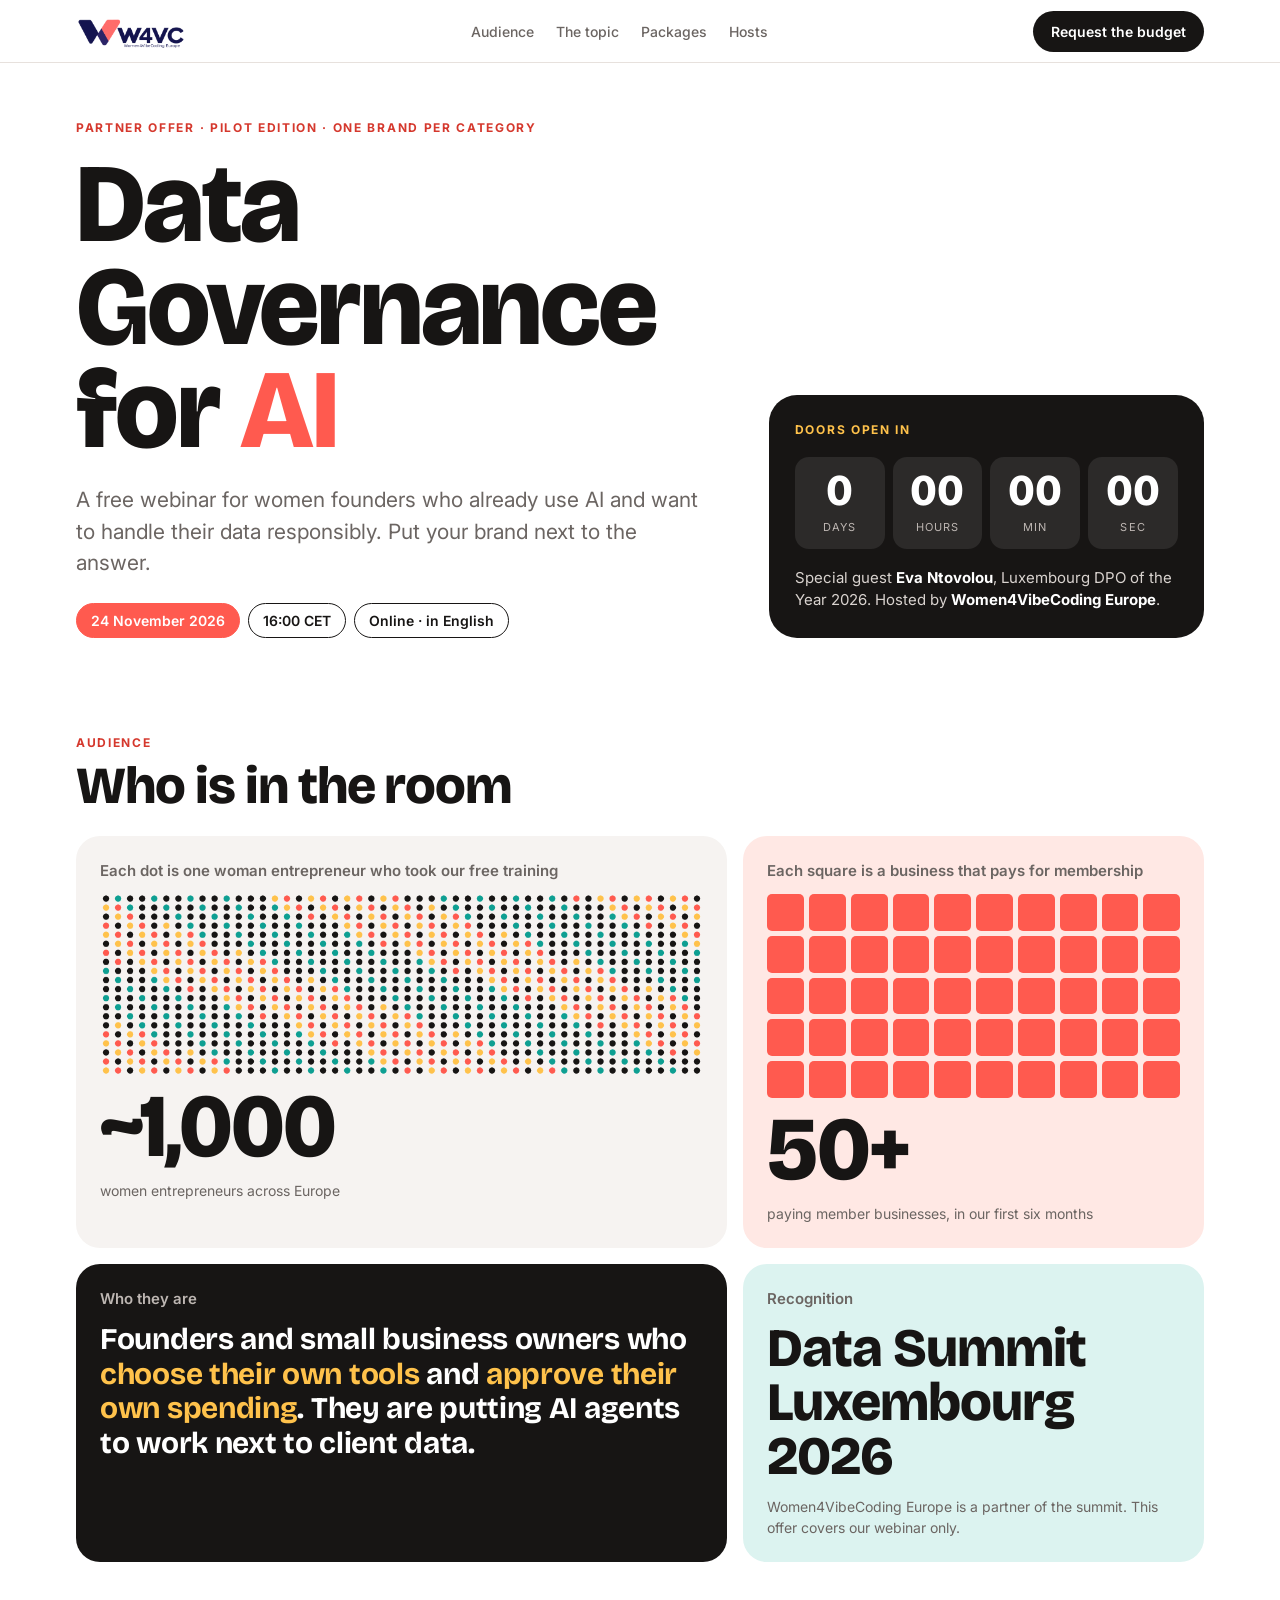
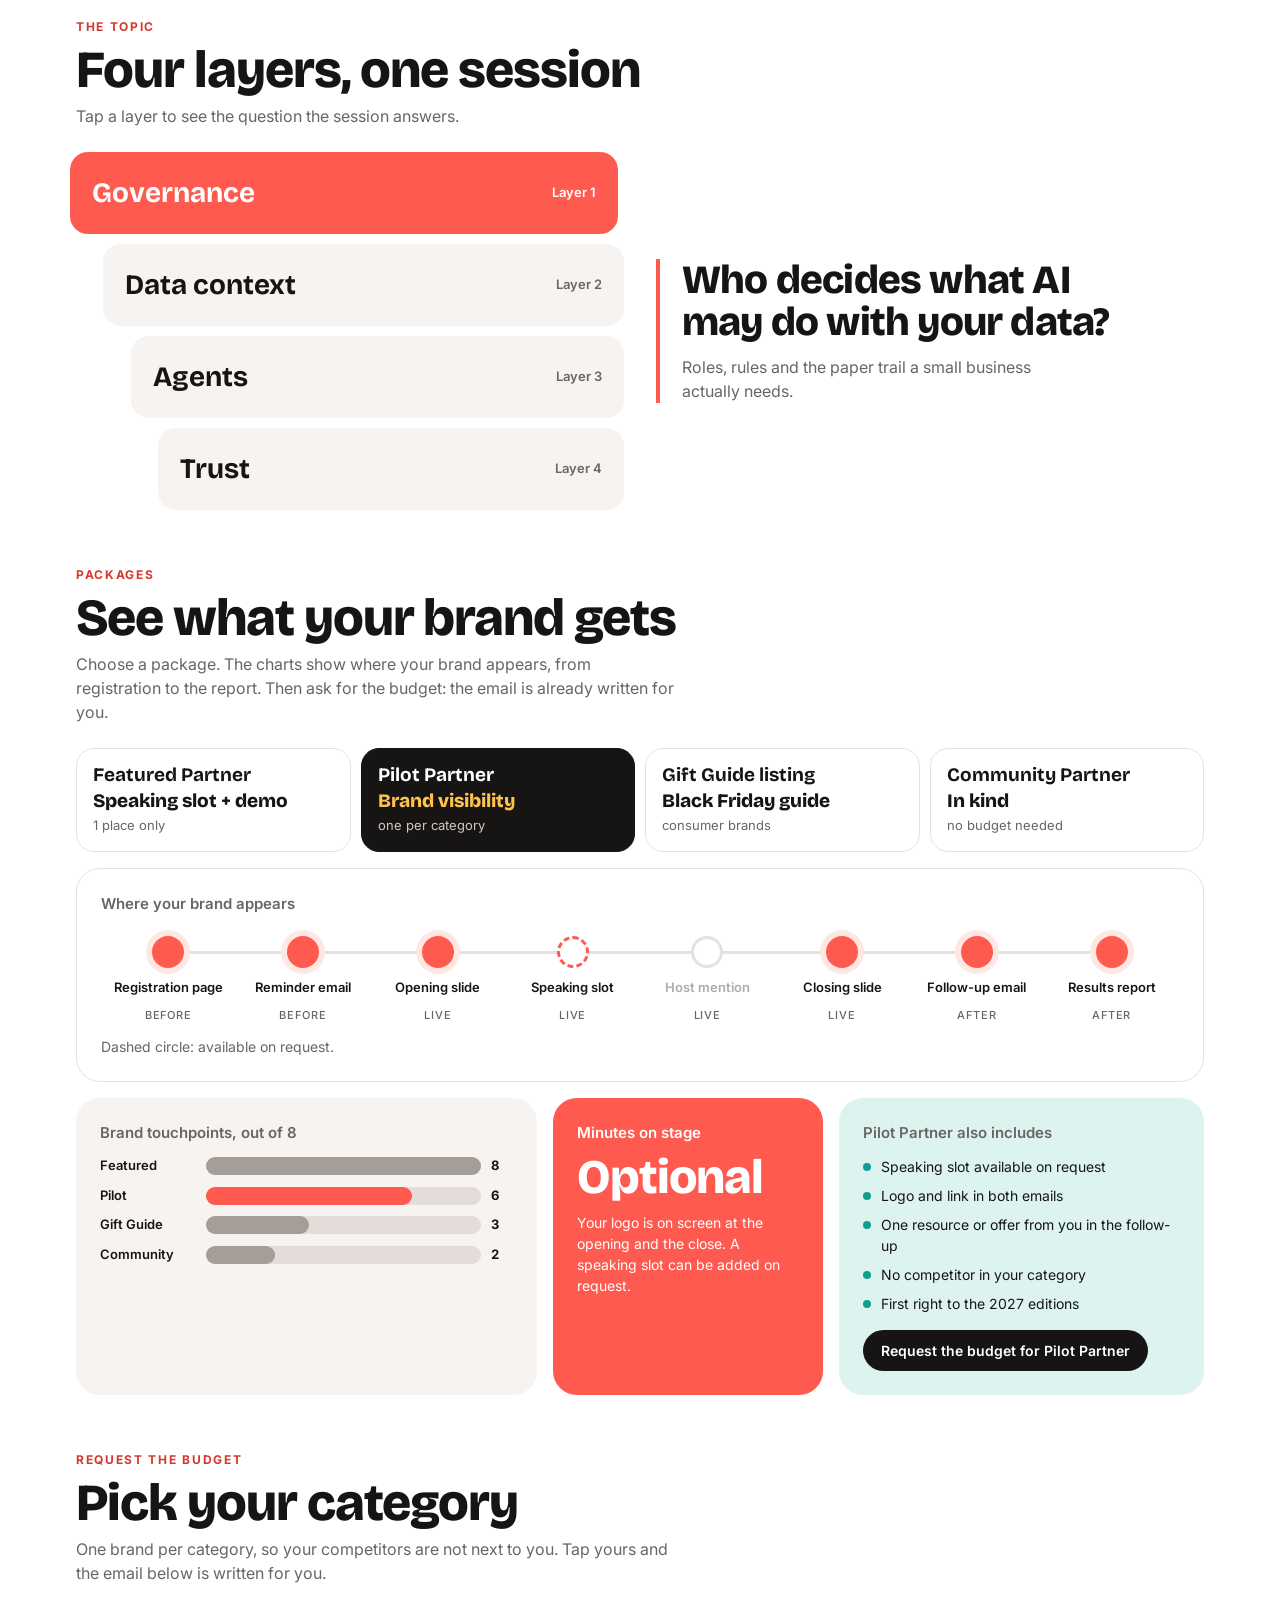
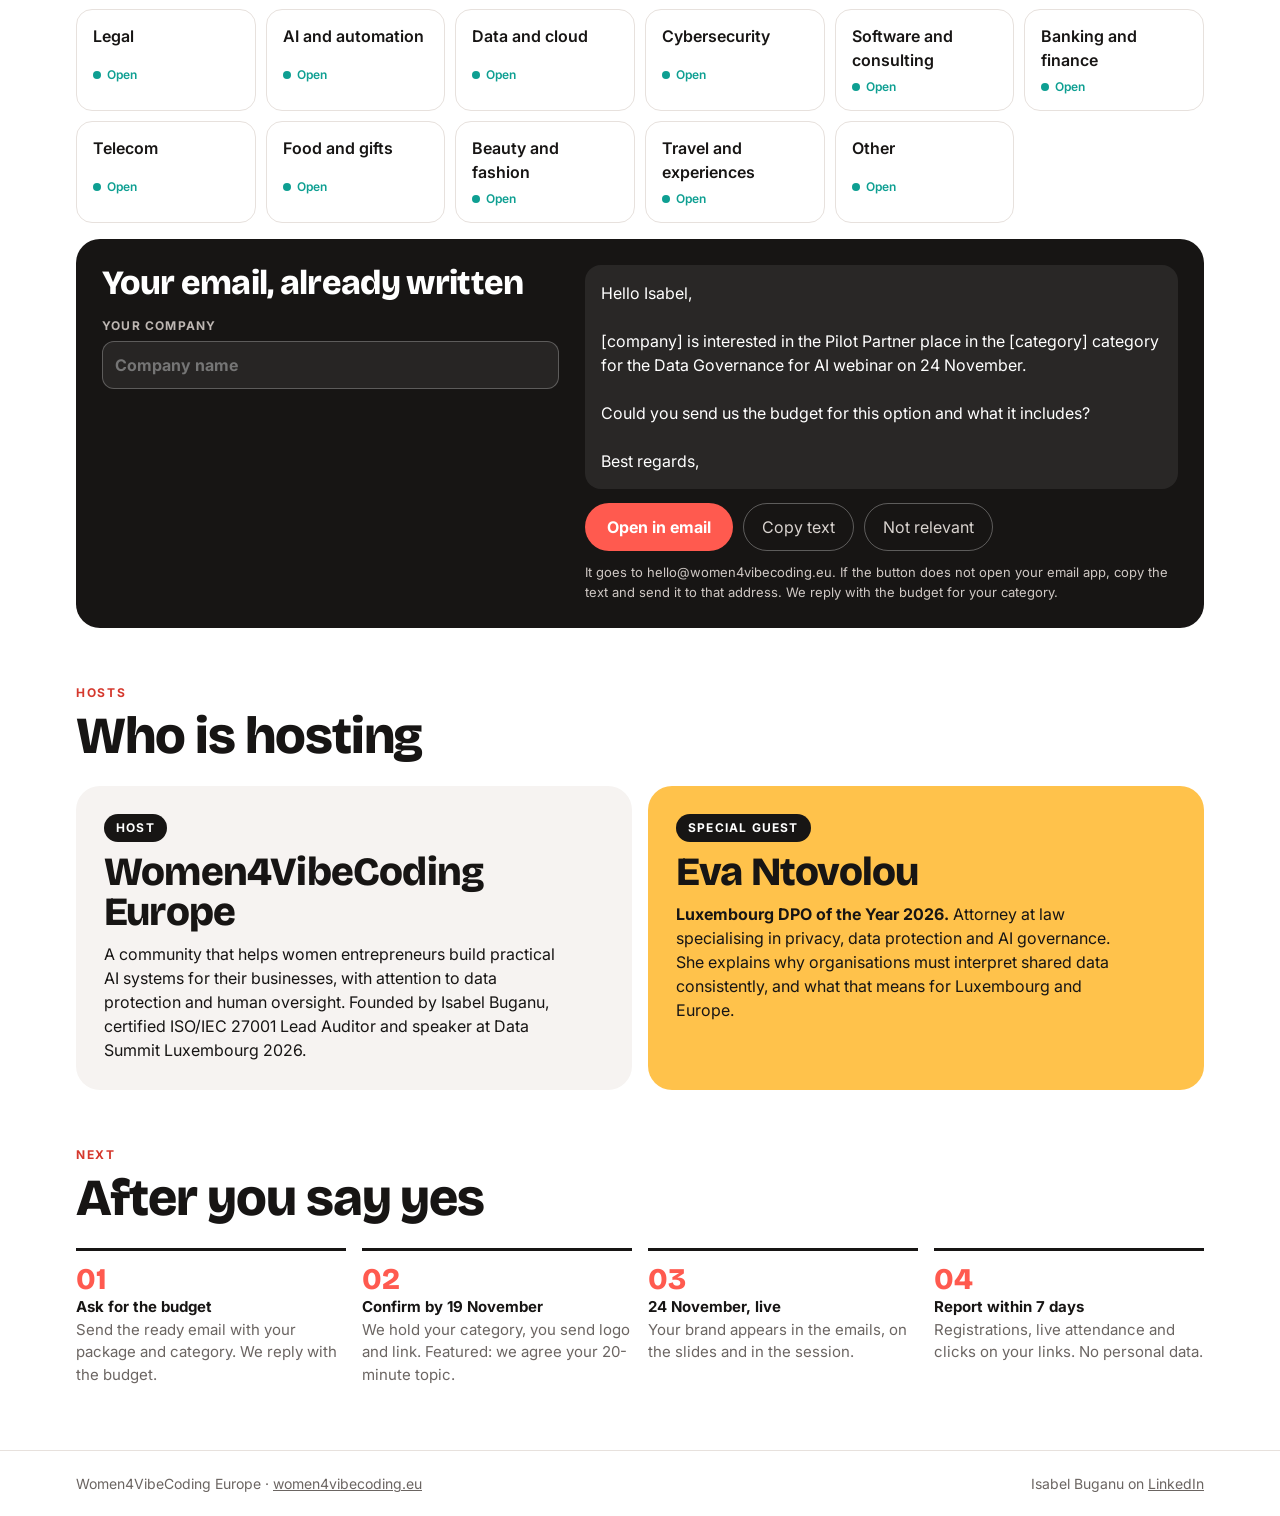
<file: partners/index.html>
<!doctype html>
<html lang="en">
<head>
<meta charset="utf-8">
<meta name="viewport" content="width=device-width, initial-scale=1, viewport-fit=cover">
<title>Partner offer · Data Governance for AI · Women4VibeCoding Europe</title>
<meta name="description" content="Partner places for the free webinar Data Governance for AI, 24 November 2026, 16:00 CET. One brand per category.">
<meta name="robots" content="noindex">
<meta property="og:type" content="website">
<meta property="og:url" content="https://women4vibecoding.eu/partners/">
<meta property="og:title" content="Partner offer: Data Governance for AI, 24 November">
<meta property="og:description" content="One brand per category. See what each partner place includes.">
<meta property="og:image" content="https://women4vibecoding.eu/partners/preview.png">
<meta name="twitter:card" content="summary_large_image">
<link rel="icon" href="logo.png">
<style>body{margin:0}img{max-width:100%}[hidden]{display:none!important}</style>
<link rel="stylesheet" href="https://fonts.googleapis.com/css2?family=Bricolage+Grotesque:opsz,wght@12..96,500;12..96,700;12..96,800&family=Inter:wght@400;500;600;700&display=swap">
<style>
/* Layout: white site with a sticky nav, an oversized type hero, then bento tiles of live charts. One light look by choice: the logo is drawn for a light ground. */
:root {
  --bg: #ffffff; --paper: #f6f3f1; --ink: #171514; --muted: #6b6562; --line: #e7e1dd;
  --coral: #ff5a4f; --coral-deep: #d5382d; --coral-tint: #ffe8e4;
  --teal: #0e9f92; --teal-tint: #dcf3f0; --sun: #ffc24b;
  --display: "Bricolage Grotesque", "Helvetica Neue", Arial, sans-serif;
  --body: "Inter", "Helvetica Neue", Arial, sans-serif;
  color-scheme: light;
}
* { box-sizing: border-box; }
html { scroll-behavior: smooth; }
body { background: var(--bg); color: var(--ink); font-family: var(--body); font-size: 16px; line-height: 1.5; }
h1, h2, h3, p, ul, ol { margin: 0; padding: 0; }
.wrap { max-width: 1160px; margin: 0 auto; padding-left: max(16px, env(safe-area-inset-left, 0px)); padding-right: max(16px, env(safe-area-inset-right, 0px)); }
h1, h2, h3, .num { font-family: var(--display); letter-spacing: -.02em; text-wrap: balance; }
.kicker { font-size: 12px; font-weight: 700; letter-spacing: .14em; text-transform: uppercase; color: var(--coral-deep); }
a { color: inherit; }
button { font: inherit; cursor: pointer; }
:focus-visible { outline: 3px solid var(--teal); outline-offset: 2px; }

body::before { content: ""; position: fixed; inset: 0 0 auto; height: env(safe-area-inset-top, 0px); z-index: 10; background: var(--bg); }
.nav { position: sticky; top: env(safe-area-inset-top, 0px); z-index: 9; background: rgba(255,255,255,.92); backdrop-filter: blur(10px); border-bottom: 1px solid var(--line); }
.nav .wrap { display: flex; align-items: center; justify-content: space-between; gap: 16px; padding-block: 8px; }
.nav img { height: 46px; width: auto; display: block; margin-left: -8px; }
.nav nav { display: flex; gap: 22px; font-size: 14px; font-weight: 500; }
.nav nav a { text-decoration: none; color: var(--muted); }
.nav nav a:hover { color: var(--ink); }
.cta { background: var(--ink); color: #fff; border: 0; border-radius: 999px; padding: 10px 18px; font-weight: 600; font-size: 14px; text-decoration: none; white-space: nowrap; }
.cta:hover { background: var(--coral-deep); }

.hero .wrap { padding-block: 56px 40px; display: grid; grid-template-columns: minmax(0, 1.5fr) minmax(0, 1fr); gap: 40px; align-items: end; }
.hero h1 { font-weight: 800; font-size: clamp(46px, 9vw, 112px); line-height: .92; margin-top: 16px; }
.hero h1 em { font-style: normal; color: var(--coral); }
.hero .sub { font-size: clamp(17px, 2vw, 21px); color: var(--muted); max-width: 30em; margin-top: 22px; }
.chips { display: flex; flex-wrap: wrap; gap: 8px; margin-top: 24px; }
.chip { border: 1.5px solid var(--ink); border-radius: 999px; padding: 6px 14px; font-size: 14px; font-weight: 600; }
.chip.fill { background: var(--coral); border-color: var(--coral); color: #fff; }
.clock { background: var(--ink); color: #fff; border-radius: 28px; padding: 26px; display: grid; gap: 18px; }
.clock .lbl { font-size: 12px; font-weight: 700; letter-spacing: .14em; text-transform: uppercase; color: var(--sun); }
.ticks { display: grid; grid-template-columns: repeat(4, 1fr); gap: 8px; }
.ticks div { background: rgba(255,255,255,.09); border-radius: 14px; padding: 12px 4px; text-align: center; }
.ticks b { font-family: var(--display); font-weight: 800; font-size: clamp(28px, 4vw, 44px); line-height: 1; display: block; font-variant-numeric: tabular-nums; }
.ticks span { font-size: 11px; letter-spacing: .1em; text-transform: uppercase; color: #bdb6b2; }
.clock p { font-size: 15px; color: #d9d3cf; }
.clock p b { color: #fff; }

section { padding-block: 56px 0; }
.head { display: grid; gap: 8px; margin-bottom: 24px; }
.head h2 { font-weight: 800; font-size: clamp(30px, 4.6vw, 52px); line-height: 1; }
.head p { color: var(--muted); max-width: 60ch; }

.bento { display: grid; grid-template-columns: repeat(12, minmax(0, 1fr)); gap: 16px; }
.tile { background: var(--paper); border-radius: 24px; padding: 24px; min-width: 0; display: grid; gap: 12px; align-content: start; }
.tile h3 { font-size: 15px; font-family: var(--body); font-weight: 600; letter-spacing: 0; color: var(--muted); }
.num { font-weight: 800; font-size: clamp(54px, 7vw, 92px); line-height: .9; }
.tile small { color: var(--muted); font-size: 14px; }
.t-dots { grid-column: span 7; } .t-members { grid-column: span 5; background: var(--coral-tint); }
.t-summit { grid-column: span 5; background: var(--teal-tint); } .t-who { grid-column: span 7; background: var(--ink); color: #fff; }
.t-who h3 { color: #bdb6b2; } .t-who p { font-family: var(--display); font-weight: 700; font-size: clamp(22px, 2.6vw, 30px); line-height: 1.15; letter-spacing: -.01em; }
.t-who p em { font-style: normal; color: var(--sun); }
canvas { width: 100%; height: auto; display: block; }
.squares { display: grid; grid-template-columns: repeat(10, 1fr); gap: 5px; }
.squares i { aspect-ratio: 1; border-radius: 5px; background: var(--coral); }

.layers { display: grid; grid-template-columns: minmax(0, 1fr) minmax(0, 1fr); gap: 32px; align-items: center; }
.stack { display: grid; gap: 10px; }
.layer { border: 0; text-align: left; border-radius: 18px; padding: 20px 22px; background: var(--paper); color: var(--ink); display: flex; justify-content: space-between; align-items: center; gap: 12px; font-family: var(--display); font-weight: 700; font-size: clamp(20px, 2.6vw, 28px); transition: transform .2s, background .2s; }
.layer span { font-family: var(--body); font-size: 13px; font-weight: 600; color: var(--muted); }
.layer:nth-child(2) { margin-left: 5%; } .layer:nth-child(3) { margin-left: 10%; } .layer:nth-child(4) { margin-left: 15%; }
.layer[aria-pressed="true"] { background: var(--coral); color: #fff; transform: translateX(-6px); }
.layer[aria-pressed="true"] span { color: #fff; }
.answer { border-left: 4px solid var(--coral); padding-left: 22px; }
.answer h3 { font-weight: 800; font-size: clamp(26px, 3.4vw, 40px); line-height: 1.05; }
.answer p { color: var(--muted); margin-top: 12px; max-width: 40ch; }

.tabs { display: grid; grid-template-columns: repeat(4, minmax(0, 1fr)); gap: 10px; }
.tab { border: 1.5px solid var(--line); background: var(--bg); border-radius: 18px; padding: 16px; text-align: left; display: grid; gap: 4px; color: var(--ink); }
.tab b { font-family: var(--display); font-weight: 700; font-size: 19px; line-height: 1.1; }
.tab span { font-family: var(--display); font-weight: 800; font-size: 19px; line-height: 1.15; }
.tab small { color: var(--muted); font-size: 13px; }
.tab[aria-selected="true"] { background: var(--ink); border-color: var(--ink); color: #fff; }
.tab[aria-selected="true"] small { color: #cfc8c4; } .tab[aria-selected="true"] span { color: var(--sun); }
.dash { margin-top: 16px; }
.d-journey { grid-column: span 12; background: var(--bg); border: 1.5px solid var(--line); }
.d-bars { grid-column: span 5; } .d-stage { grid-column: span 3; background: var(--coral); color: #fff; } .d-list { grid-column: span 4; background: var(--teal-tint); }
.d-stage h3, .d-stage small { color: #fff; }
.journey { list-style: none; display: grid; grid-template-columns: repeat(8, minmax(0, 1fr)); gap: 0; position: relative; margin-top: 8px; }
.journey li { display: grid; gap: 10px; justify-items: center; text-align: center; font-size: 13px; font-weight: 600; color: #b1aaa6; position: relative; padding: 0 4px; }
.journey li::before { content: ""; position: absolute; top: 15px; left: -50%; width: 100%; height: 3px; background: var(--line); }
.journey li:first-child::before { display: none; }
.journey i { width: 32px; height: 32px; border-radius: 50%; border: 3px solid var(--line); background: var(--bg); position: relative; z-index: 1; transition: all .25s; }
.journey li.on { color: var(--ink); }
.journey li.on i { background: var(--coral); border-color: var(--coral); box-shadow: 0 0 0 6px var(--coral-tint); }
.journey li.opt { color: var(--ink); }
.journey li.opt i { border-style: dashed; border-color: var(--coral); }
.journey li.on.star i { background: var(--ink); border-color: var(--ink); box-shadow: 0 0 0 6px var(--sun); }
.journey em { font-style: normal; font-weight: 500; font-size: 11px; letter-spacing: .08em; text-transform: uppercase; color: var(--muted); }
.bars { display: grid; gap: 10px; }
.bar { display: grid; grid-template-columns: 96px 1fr 22px; gap: 10px; align-items: center; font-size: 13px; font-weight: 600; }
.bar div { height: 18px; border-radius: 9px; background: #e3dcd8; }
.bar div i { display: block; height: 100%; border-radius: 9px; background: #a59d98; transition: width .4s; }
.bar.on div i { background: var(--coral); }
.bar b { font-variant-numeric: tabular-nums; }
.d-list ul { list-style: none; display: grid; gap: 8px; font-size: 14px; }
.d-list li { padding-left: 18px; position: relative; }
.d-list li::before { content: ""; position: absolute; left: 0; top: .5em; width: 8px; height: 8px; border-radius: 50%; background: var(--teal); }

.board { display: grid; grid-template-columns: repeat(auto-fill, minmax(170px, 1fr)); gap: 10px; }
.cat { border: 1.5px solid var(--line); background: var(--bg); border-radius: 16px; padding: 14px 16px; text-align: left; display: grid; gap: 6px; color: var(--ink); font-weight: 600; }
.cat small { font-weight: 600; font-size: 12px; color: var(--teal); display: flex; align-items: center; gap: 6px; }
.cat small::before { content: ""; width: 8px; height: 8px; border-radius: 50%; background: var(--teal); }
.cat[aria-pressed="true"] { background: var(--coral-tint); border-color: var(--coral); }
.cat[aria-pressed="true"] small { color: var(--coral-deep); } .cat[aria-pressed="true"] small::before { background: var(--coral); }

.reply { margin-top: 16px; background: var(--ink); color: #fff; border-radius: 24px; padding: 26px; display: grid; grid-template-columns: minmax(0, 1fr) minmax(0, 1.3fr); gap: 26px; align-items: start; }
.reply h3 { font-weight: 800; font-size: clamp(24px, 3vw, 34px); line-height: 1.05; }
.reply label { display: grid; gap: 6px; font-size: 12px; font-weight: 700; letter-spacing: .1em; text-transform: uppercase; color: #bdb6b2; margin-top: 16px; }
.reply input { font: inherit; font-size: 16px; padding: 11px 12px; border-radius: 12px; border: 1.5px solid rgba(255,255,255,.25); background: rgba(255,255,255,.07); color: #fff; width: 100%; }
.msg { background: rgba(255,255,255,.08); border-radius: 16px; padding: 16px; font-size: 16px; line-height: 1.5; user-select: all; white-space: pre-wrap; }
.btns { display: flex; flex-wrap: wrap; gap: 10px; margin-top: 14px; align-items: center; }
.go { background: var(--coral); color: #fff; border: 0; border-radius: 999px; padding: 12px 22px; font-weight: 700; text-decoration: none; display: inline-block; }
.hint { font-size: 13px; color: var(--muted); }
.ask { justify-self: start; margin-top: 4px; }
.no { background: transparent; color: #d9d3cf; border: 1.5px solid rgba(255,255,255,.3); border-radius: 999px; padding: 11px 18px; }
.status { font-size: 13px; color: #cfc8c4; margin-top: 12px; } .status a { color: #fff; }

.people { display: grid; grid-template-columns: repeat(2, minmax(0, 1fr)); gap: 16px; }
.person { border-radius: 24px; padding: 28px; background: var(--paper); display: grid; gap: 10px; align-content: start; }
.person.guest { background: var(--sun); }
.person h3 { font-weight: 800; font-size: clamp(26px, 3.4vw, 40px); line-height: 1; }
.badge { justify-self: start; background: var(--ink); color: #fff; border-radius: 999px; padding: 5px 12px; font-size: 12px; font-weight: 700; letter-spacing: .1em; text-transform: uppercase; }
.person p { max-width: 46ch; }

.steps { list-style: none; display: grid; grid-template-columns: repeat(4, minmax(0, 1fr)); gap: 16px; counter-reset: s; }
.steps li { counter-increment: s; border-top: 3px solid var(--ink); padding-top: 12px; font-size: 15px; color: var(--muted); }
.steps li::before { content: "0" counter(s); font-family: var(--display); font-weight: 800; font-size: 30px; color: var(--coral); display: block; line-height: 1.1; }
.steps b { color: var(--ink); display: block; }
footer { margin-top: 64px; border-top: 1px solid var(--line); }
footer .wrap { padding-block: 22px; display: flex; flex-wrap: wrap; gap: 8px 24px; justify-content: space-between; font-size: 14px; color: var(--muted); }

@media (max-width: 860px) {
  .nav nav { display: none; }
  .hero .wrap, .layers, .reply, .people { grid-template-columns: 1fr; }
  .t-dots, .t-members, .t-summit, .t-who, .d-bars, .d-stage, .d-list { grid-column: span 12; }
  .tabs { grid-template-columns: 1fr 1fr; }
  .journey { grid-template-columns: 1fr; gap: 10px; }
  .journey li { grid-template-columns: 32px 1fr auto; justify-items: start; text-align: left; align-items: center; padding: 0; }
  .journey li::before { display: none; }
  .steps { grid-template-columns: 1fr 1fr; }
  .layer:nth-child(n) { margin-left: 0; }
}
@media (prefers-reduced-motion: reduce) { * { transition: none !important; scroll-behavior: auto !important; } }
</style>
</head>
<body>

<div class="nav">
  <div class="wrap">
    <img src="logo.png" alt="W4VC, Women4VibeCoding Europe">
    <nav aria-label="Sections"><a href="#audience">Audience</a><a href="#layers">The topic</a><a href="#packages">Packages</a><a href="#hosts">Hosts</a></nav>
    <a class="cta" href="#reserve">Request the budget</a>
  </div>
</div>

<header class="hero">
  <div class="wrap">
    <div>
      <div class="kicker">Partner offer · pilot edition · one brand per category</div>
      <h1>Data Governance for <em>AI</em></h1>
      <p class="sub">A free webinar for women founders who already use AI and want to handle their data responsibly. Put your brand next to the answer.</p>
      <div class="chips"><span class="chip fill">24 November 2026</span><span class="chip">16:00 CET</span><span class="chip">Online · in English</span></div>
    </div>
    <div class="clock" aria-label="Time left until the webinar">
      <div class="lbl">Doors open in</div>
      <div class="ticks">
        <div><b id="cd-d">12</b><span>days</span></div><div><b id="cd-h">00</b><span>hours</span></div>
        <div><b id="cd-m">00</b><span>min</span></div><div><b id="cd-s">00</b><span>sec</span></div>
      </div>
      <p>Special guest <b>Eva Ntovolou</b>, Luxembourg DPO of the Year 2026. Hosted by <b>Women4VibeCoding Europe</b>.</p>
    </div>
  </div>
</header>

<section id="audience">
  <div class="wrap">
    <div class="head"><div class="kicker">Audience</div><h2>Who is in the room</h2></div>
    <div class="bento">
      <div class="tile t-dots">
        <h3>Each dot is one woman entrepreneur who took our free training</h3>
        <canvas id="dots" width="1000" height="300" role="img" aria-label="A field of about one thousand dots"></canvas>
        <div class="num">~1,000</div><small>women entrepreneurs across Europe</small>
      </div>
      <div class="tile t-members">
        <h3>Each square is a business that pays for membership</h3>
        <div class="squares" id="squares" role="img" aria-label="Fifty squares"></div>
        <div class="num">50+</div><small>paying member businesses, in our first six months</small>
      </div>
      <div class="tile t-who">
        <h3>Who they are</h3>
        <p>Founders and small business owners who <em>choose their own tools</em> and <em>approve their own spending</em>. They are putting AI agents to work next to client data.</p>
      </div>
      <div class="tile t-summit">
        <h3>Recognition</h3>
        <div class="num" style="font-size:clamp(34px,4.4vw,54px);line-height:1">Data Summit Luxembourg 2026</div>
        <small>Women4VibeCoding Europe is a partner of the summit. This offer covers our webinar only.</small>
      </div>
    </div>
  </div>
</section>

<section id="layers">
  <div class="wrap">
    <div class="head"><div class="kicker">The topic</div><h2>Four layers, one session</h2><p>Tap a layer to see the question the session answers.</p></div>
    <div class="layers">
      <div class="stack" id="stack">
        <button class="layer" type="button" data-i="0" aria-pressed="true">Governance <span>Layer 1</span></button>
        <button class="layer" type="button" data-i="1" aria-pressed="false">Data context <span>Layer 2</span></button>
        <button class="layer" type="button" data-i="2" aria-pressed="false">Agents <span>Layer 3</span></button>
        <button class="layer" type="button" data-i="3" aria-pressed="false">Trust <span>Layer 4</span></button>
      </div>
      <div class="answer" aria-live="polite"><h3 id="q"></h3><p id="qa"></p></div>
    </div>
  </div>
</section>

<section id="packages">
  <div class="wrap">
    <div class="head"><div class="kicker">Packages</div><h2>See what your brand gets</h2><p>Choose a package. The charts show where your brand appears, from registration to the report. Then ask for the budget: the email is already written for you.</p></div>
    <div class="tabs" role="tablist" aria-label="Packages" id="tabs"></div>
    <div class="bento dash">
      <div class="tile d-journey">
        <h3>Where your brand appears</h3>
        <ol class="journey" id="journey"></ol>
        <small class="hint">Dashed circle: available on request.</small>
      </div>
      <div class="tile d-bars">
        <h3>Brand touchpoints, out of 8</h3>
        <div class="bars" id="bars"></div>
      </div>
      <div class="tile d-stage">
        <h3>Minutes on stage</h3>
        <div class="num" id="stage">0</div><small id="stage-note"></small>
      </div>
      <div class="tile d-list">
        <h3 id="list-title">Also included</h3>
        <ul id="extras"></ul>
        <a class="cta ask" href="#reserve" id="ask">Request the budget</a>
      </div>
    </div>
  </div>
</section>

<section id="reserve">
  <div class="wrap">
    <div class="head"><div class="kicker">Request the budget</div><h2>Pick your category</h2><p>One brand per category, so your competitors are not next to you. Tap yours and the email below is written for you.</p></div>
    <div class="board" id="board"></div>
    <div class="reply">
      <div>
        <h3>Your email, already written</h3>
        <label for="company">Your company<input id="company" type="text" autocomplete="organization" placeholder="Company name"></label>
      </div>
      <div>
        <div class="msg" id="msg"></div>
        <div class="btns"><a class="go" id="mail" href="mailto:hello@women4vibecoding.eu">Open in email</a><button class="no" id="copy" type="button">Copy text</button><button class="no" id="decline" type="button">Not relevant</button></div>
        <p class="status" id="status">It goes to hello@women4vibecoding.eu. If the button does not open your email app, copy the text and send it to that address. We reply with the budget for your category.</p>
      </div>
    </div>
  </div>
</section>

<section id="hosts">
  <div class="wrap">
    <div class="head"><div class="kicker">Hosts</div><h2>Who is hosting</h2></div>
    <div class="people">
      <div class="person">
        <span class="badge">Host</span>
        <h3>Women4VibeCoding Europe</h3>
        <p>A community that helps women entrepreneurs build practical AI systems for their businesses, with attention to data protection and human oversight. Founded by Isabel Buganu, certified ISO/IEC 27001 Lead Auditor and speaker at Data Summit Luxembourg 2026.</p>
      </div>
      <div class="person guest">
        <span class="badge">Special guest</span>
        <h3>Eva Ntovolou</h3>
        <p><b>Luxembourg DPO of the Year 2026.</b> Attorney at law specialising in privacy, data protection and AI governance. She explains why organisations must interpret shared data consistently, and what that means for Luxembourg and Europe.</p>
      </div>
    </div>
  </div>
</section>

<section>
  <div class="wrap">
    <div class="head"><div class="kicker">Next</div><h2>After you say yes</h2></div>
    <ol class="steps">
      <li><b>Ask for the budget</b>Send the ready email with your package and category. We reply with the budget.</li>
      <li><b>Confirm by 19 November</b>We hold your category, you send logo and link. Featured: we agree your 20-minute topic.</li>
      <li><b>24 November, live</b>Your brand appears in the emails, on the slides and in the session.</li>
      <li><b>Report within 7 days</b>Registrations, live attendance and clicks on your links. No personal data.</li>
    </ol>
  </div>
</section>

<footer><div class="wrap"><span>Women4VibeCoding Europe · <a href="https://women4vibecoding.eu" target="_blank" rel="noopener">women4vibecoding.eu</a></span><span>Isabel Buganu on <a href="https://www.linkedin.com/in/isabelbuganu" target="_blank" rel="noopener">LinkedIn</a></span></div></footer>

<script>
(function () {
  var $ = function (id) { return document.getElementById(id); };
  function el(tag, cls, text) { var e = document.createElement(tag); if (cls) e.className = cls; if (text != null) e.textContent = text; return e; }

  /* countdown */
  var T = new Date("2026-11-24T16:00:00+01:00").getTime();
  function pad(n) { return (n < 10 ? "0" : "") + n; }
  function tick() {
    var s = Math.max(0, Math.floor((T - Date.now()) / 1000));
    $("cd-d").textContent = Math.floor(s / 86400); $("cd-h").textContent = pad(Math.floor(s % 86400 / 3600));
    $("cd-m").textContent = pad(Math.floor(s % 3600 / 60)); $("cd-s").textContent = pad(s % 60);
  }
  tick(); setInterval(tick, 1000);

  /* audience charts */
  (function () {
    var c = $("dots"), x = c.getContext("2d"), cols = 50, rows = 20, gx = c.width / cols, gy = c.height / rows;
    var pal = ["#171514", "#171514", "#171514", "#ff5a4f", "#0e9f92", "#ffc24b"];
    for (var i = 0; i < cols * rows; i++) {
      x.fillStyle = pal[(i * 7 + (i % 13) * 3) % pal.length];
      x.beginPath(); x.arc((i % cols + .5) * gx, (Math.floor(i / cols) + .5) * gy, 5.2, 0, 6.3); x.fill();
    }
    for (var k = 0; k < 50; k++) $("squares").appendChild(el("i"));
  })();

  /* four layers */
  var L = [
    ["Who decides what AI may do with your data?", "Roles, rules and the paper trail a small business actually needs."],
    ["Does everyone read the same data the same way?", "Why shared data must be interpreted consistently, inside a company and across Europe."],
    ["What may an AI agent touch on your behalf?", "Giving agents access to client data without losing control of it."],
    ["How do you show clients it is under control?", "Turning good practice into something a client or partner can see."]
  ];
  function layer(i) {
    document.querySelectorAll(".layer").forEach(function (b) { b.setAttribute("aria-pressed", b.dataset.i == i ? "true" : "false"); });
    $("q").textContent = L[i][0]; $("qa").textContent = L[i][1];
  }
  $("stack").addEventListener("click", function (e) { var b = e.target.closest(".layer"); if (b) layer(+b.dataset.i); });
  layer(0);

  /* packages */
  var STOPS = [["Registration page", "before"], ["Reminder email", "before"], ["Opening slide", "live"], ["Speaking slot", "live"], ["Host mention", "live"], ["Closing slide", "live"], ["Follow-up email", "after"], ["Results report", "after"]];
  var P = [
    { id: "featured", name: "Featured Partner", tag: "Speaking slot + demo", note: "1 place only", on: [1,1,1,1,1,1,1,1], stage: "20", stageNote: "A 20-minute speaking slot for your expert, with the option to demo your product. Topic agreed with us in advance.",
      extras: ["Demo option inside your speaking slot", "Your own section in both emails", "Your booking link on the closing slide", "No competitor in your category", "First right to the 2027 editions"] },
    { id: "pilot", name: "Pilot Partner", tag: "Brand visibility", note: "one per category", on: [1,1,1,2,0,1,1,1], stage: "Optional", stageNote: "Your logo is on screen at the opening and the close. A speaking slot can be added on request.",
      extras: ["Speaking slot available on request", "Logo and link in both emails", "One resource or offer from you in the follow-up", "No competitor in your category", "First right to the 2027 editions"] },
    { id: "gift", name: "Gift Guide listing", tag: "Black Friday guide", note: "consumer brands", on: [0,1,0,0,0,0,1,1], stage: "0", stageNote: "Your offer travels by email, in the Black Friday Founders' Gift Guide.",
      extras: ["A place in the Black Friday Founders' Gift Guide", "Your own code or link, so you count orders yourself", "One brand per category"] },
    { id: "community", name: "Community Partner", tag: "In kind", note: "no budget needed", on: [0,0,0,0,0,1,1,0], stage: "0", stageNote: "You give a prize or share the webinar with your audience.",
      extras: ["Logo on the thank-you slide", "A mention in the follow-up email", "We discuss a partner place for the next edition"] }
  ];
  var CATS = ["Legal", "AI and automation", "Data and cloud", "Cybersecurity", "Software and consulting", "Banking and finance", "Telecom", "Food and gifts", "Beauty and fashion", "Travel and experiences", "Other"];
  var sel = 1, cat = null, declined = false;
  function count(p) { return p.on.reduce(function (a, b) { return a + (b === 1 ? 1 : 0); }, 0); }

  P.forEach(function (p, i) {
    var b = el("button", "tab"); b.type = "button"; b.setAttribute("role", "tab"); b.id = "tab-" + p.id;
    b.appendChild(el("b", null, p.name)); b.appendChild(el("span", null, p.tag)); b.appendChild(el("small", null, p.note));
    b.addEventListener("click", function () { sel = i; declined = false; render(); });
    $("tabs").appendChild(b);
    var r = el("div", "bar"); r.appendChild(el("span", null, p.name.replace(" Partner", "").replace(" listing", "")));
    var t = el("div"); t.appendChild(el("i")); r.appendChild(t); r.appendChild(el("b", null, count(p))); $("bars").appendChild(r);
  });
  STOPS.forEach(function (s) { var li = el("li"); li.appendChild(el("i")); li.appendChild(el("span", null, s[0])); li.appendChild(el("em", null, s[1])); $("journey").appendChild(li); });
  CATS.forEach(function (c) {
    var b = el("button", "cat"); b.type = "button"; b.setAttribute("aria-pressed", "false"); b.appendChild(document.createTextNode(c)); b.appendChild(el("small", null, "Open"));
    b.addEventListener("click", function () { cat = c; declined = false; render(); });
    $("board").appendChild(b);
  });

  function render() {
    var p = P[sel];
    [].forEach.call($("tabs").children, function (b, i) { b.setAttribute("aria-selected", i === sel ? "true" : "false"); });
    [].forEach.call($("journey").children, function (li, i) { li.className = p.on[i] === 1 ? "on" + (i === 3 ? " star" : "") : p.on[i] === 2 ? "opt" : ""; });
    [].forEach.call($("bars").children, function (r, i) { r.className = "bar" + (i === sel ? " on" : ""); r.querySelector("i").style.width = (count(P[i]) / 8 * 100) + "%"; });
    $("stage").textContent = p.stage; $("stage").style.fontSize = isNaN(p.stage) ? "clamp(34px, 4vw, 48px)" : ""; $("stage-note").textContent = p.stageNote; $("ask").textContent = "Request the budget for " + p.name;
    $("list-title").textContent = p.name + " also includes";
    var ul = $("extras"); ul.textContent = ""; p.extras.forEach(function (t) { ul.appendChild(el("li", null, t)); });
    [].forEach.call($("board").children, function (b) { var on = b.firstChild.textContent === cat; b.setAttribute("aria-pressed", on ? "true" : "false"); b.querySelector("small").textContent = on ? "Your pick" : "Open"; });
    var co = $("company").value.trim() || "[company]", c = cat || "[category]";
    var body = declined
      ? "Hello Isabel,\n\nThank you, this is not relevant for " + co + " right now.\n\nBest regards,"
      : "Hello Isabel,\n\n" + co + " is interested in the " + p.name + " place in the " + c + " category for the Data Governance for AI webinar on 24 November.\n\nCould you send us the budget for this option and what it includes?\n\nBest regards,";
    $("msg").textContent = body;
    $("mail").href = "mailto:hello@women4vibecoding.eu?subject=" + encodeURIComponent((declined ? "Not relevant" : p.name + " · " + c) + " · Data Governance for AI, 24 November") + "&body=" + encodeURIComponent(body);
  }
  function copy() {
    var s = $("status"), text = $("msg").textContent;
    function done() { s.textContent = "Copied. Paste it into an email to hello@women4vibecoding.eu."; }
    function manual() { var r = document.createRange(); r.selectNodeContents($("msg")); var g = getSelection(); g.removeAllRanges(); g.addRange(r); s.textContent = "The text is selected. Press Ctrl+C or Cmd+C to copy it."; }
    try { navigator.clipboard.writeText(text).then(done, manual); } catch (e) { manual(); }
  }
  $("company").addEventListener("input", render);
  $("copy").addEventListener("click", copy);
  $("decline").addEventListener("click", function () { declined = true; render(); copy(); });
  render();
})();
</script>

</body>
</html>
</file>
